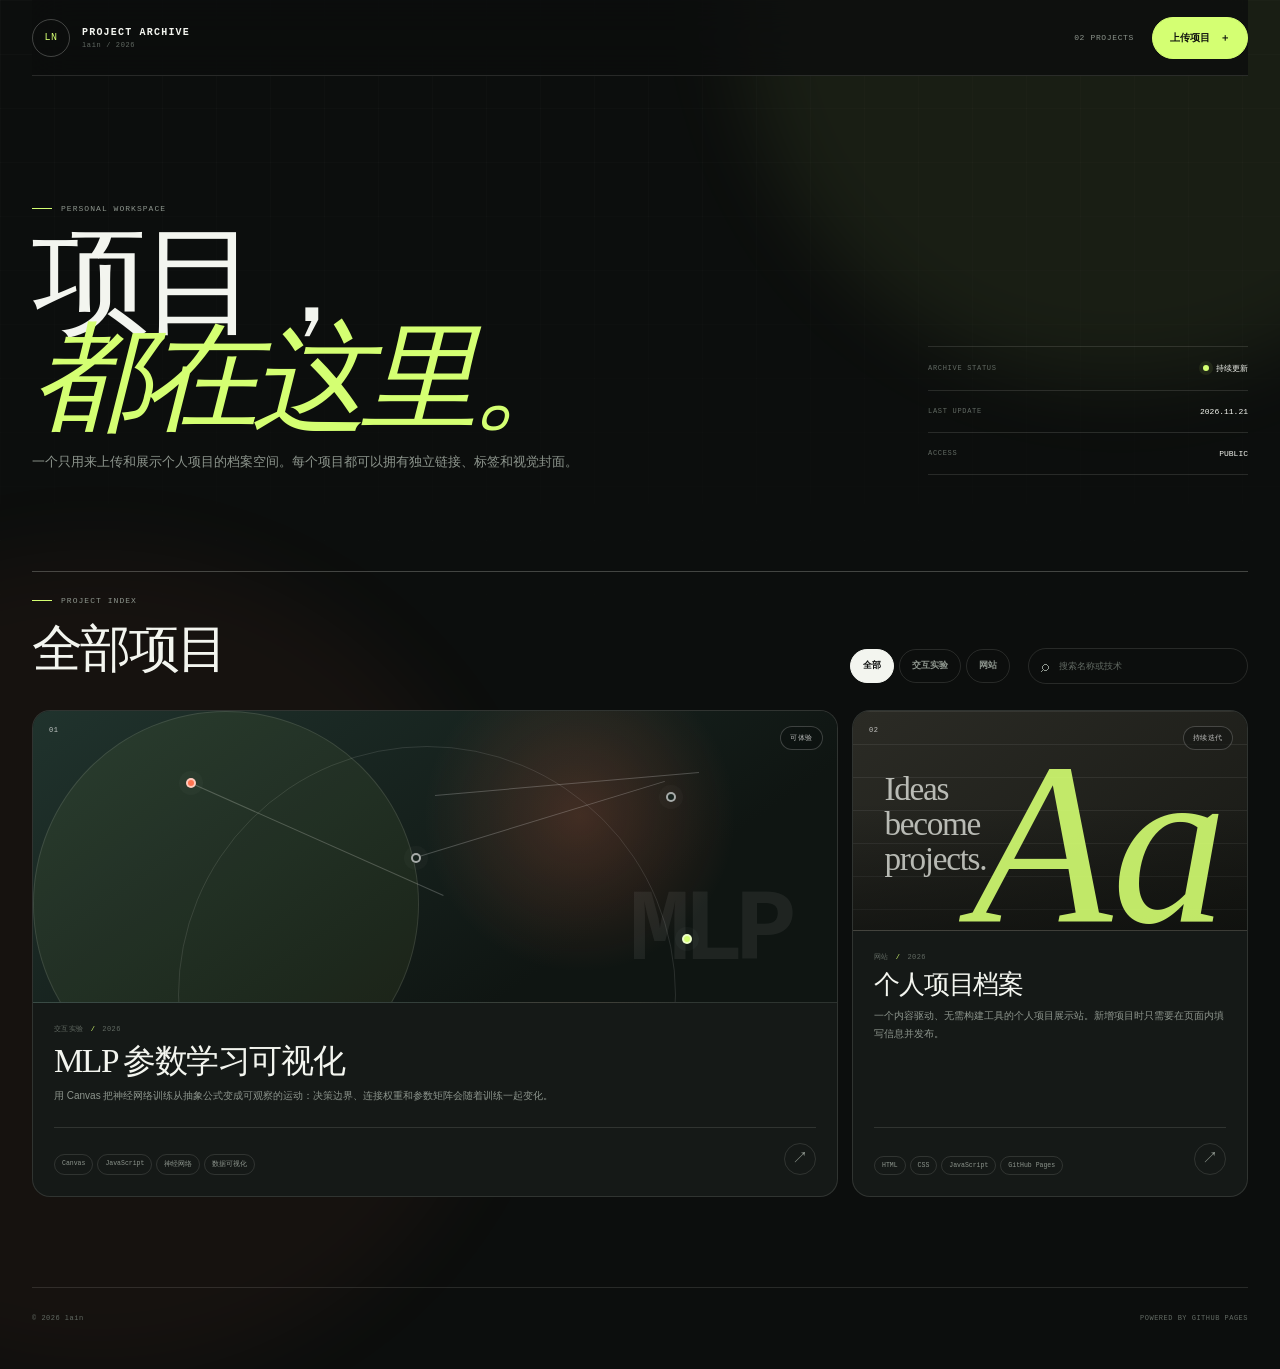
<file: public/index.html>
<!doctype html>
<html lang="zh-CN">
<head>
  <meta charset="utf-8">
  <meta name="viewport" content="width=device-width, initial-scale=1">
  <meta name="description" content="lain 的个人项目档案。">
  <meta name="theme-color" content="#0c0e0d">
  <title>lain · 项目档案</title>
  <link rel="icon" href="favicon.svg" type="image/svg+xml">
  <link rel="stylesheet" href="styles.css">
  <script src="github-config.js" defer></script>
  <script src="github-adapter.js" defer></script>
  <script src="app.js" defer></script>
</head>
<body>
  <a class="skip-link" href="#projects">跳到项目列表</a>
  <div class="ambient ambient-one" aria-hidden="true"></div>
  <div class="ambient ambient-two" aria-hidden="true"></div>

  <header class="topbar">
    <a class="brand" href="#" aria-label="项目档案首页">
      <span class="brand-mark">LN</span>
      <span class="brand-copy">
        <strong>PROJECT ARCHIVE</strong>
        <small>lain / 2026</small>
      </span>
    </a>

    <div class="topbar-actions">
      <span class="project-count" id="project-count">02 PROJECTS</span>
      <button class="primary-button" id="open-upload" type="button">
        <span>上传项目</span><span aria-hidden="true">＋</span>
      </button>
    </div>
  </header>

  <main class="page">
    <section class="archive-intro" aria-labelledby="page-title">
      <div class="intro-copy">
        <p class="eyebrow"><span></span>PERSONAL WORKSPACE</p>
        <h1 id="page-title">项目，<br><em>都在这里。</em></h1>
        <p class="intro-lead">一个只用来上传和展示个人项目的档案空间。每个项目都可以拥有独立链接、标签和视觉封面。</p>
      </div>

      <div class="archive-meta" aria-label="项目档案状态">
        <div>
          <span>ARCHIVE STATUS</span>
          <strong><i aria-hidden="true"></i>持续更新</strong>
        </div>
        <div>
          <span>LAST UPDATE</span>
          <strong id="last-update">2026.11.21</strong>
        </div>
        <div>
          <span>ACCESS</span>
          <strong>PUBLIC</strong>
        </div>
      </div>
    </section>

    <section class="projects-section" id="projects" aria-labelledby="projects-title">
      <div class="section-heading">
        <div>
          <p class="eyebrow"><span></span>PROJECT INDEX</p>
          <h2 id="projects-title">全部项目</h2>
        </div>
        <div class="section-tools">
          <div class="filters" id="filters" role="group" aria-label="按类别筛选项目"></div>
          <label class="search" for="search">
            <span aria-hidden="true">⌕</span>
            <input id="search" type="search" placeholder="搜索名称或技术" autocomplete="off">
          </label>
        </div>
      </div>

      <div class="project-grid" id="project-grid"></div>
      <div class="empty-state" id="empty-state" hidden>
        <span>NO PROJECTS FOUND</span>
        <p>没有匹配的项目。换一个关键词，或者上传一个新项目。</p>
        <button class="ghost-button" id="empty-upload" type="button">上传项目</button>
      </div>
    </section>
  </main>

  <footer class="footer">
    <span>© <span id="footer-year">2026</span> lain</span>
    <span>POWERED BY GITHUB PAGES</span>
  </footer>

  <dialog class="detail-dialog" id="detail-dialog" aria-labelledby="detail-title">
    <button class="dialog-close" id="detail-close" type="button" aria-label="关闭项目详情">×</button>
    <div id="detail-content"></div>
  </dialog>

  <dialog class="upload-dialog" id="upload-dialog" aria-labelledby="upload-title">
    <button class="dialog-close" id="upload-close" type="button" aria-label="关闭上传窗口">×</button>
    <div class="upload-shell">
      <header class="upload-header">
        <p class="eyebrow"><span></span>NEW PROJECT</p>
        <h2 id="upload-title">上传项目</h2>
        <p>连接 GitHub 后，填写项目信息并发布。新项目会写入 <code>public/content.json</code>。</p>
      </header>

      <section class="auth-panel" id="auth-panel" aria-labelledby="auth-title">
        <div class="auth-heading">
          <div>
            <span class="step-label">STEP 01</span>
            <h3 id="auth-title">连接 GitHub</h3>
          </div>
          <a href="https://github.com/settings/tokens" target="_blank" rel="noreferrer">创建 Token ↗</a>
        </div>
        <label for="token">GitHub Fine-grained Token</label>
        <div class="token-row">
          <input id="token" type="password" placeholder="需要此仓库 Contents 读写权限" autocomplete="off">
          <button class="primary-button" id="connect-button" type="button">连接</button>
        </div>
        <p class="field-note">Token 只保存在当前浏览器标签页的 sessionStorage 中，不会写入网站。</p>
        <p class="form-status" id="auth-status" role="status"></p>
      </section>

      <form class="project-form" id="project-form" hidden>
        <div class="form-heading">
          <div>
            <span class="step-label">STEP 02</span>
            <h3>填写项目信息</h3>
          </div>
          <button class="text-button" id="disconnect-button" type="button">断开连接</button>
        </div>

        <div class="form-grid">
          <label class="field field-wide">
            <span>项目名称 *</span>
            <input id="project-title" name="title" required maxlength="80" placeholder="例如：交互式数据面板">
          </label>

          <label class="field field-wide">
            <span>项目简介 *</span>
            <textarea id="project-summary" name="summary" required maxlength="260" rows="3" placeholder="用一两句话说明项目解决的问题。"></textarea>
          </label>

          <label class="field">
            <span>项目链接</span>
            <input id="project-url" name="url" type="url" placeholder="https://example.com">
          </label>

          <label class="field">
            <span>封面图片 URL</span>
            <input id="project-cover" name="cover" type="url" placeholder="https://example.com/cover.jpg">
          </label>

          <label class="field">
            <span>类别</span>
            <input id="project-category" name="category" maxlength="24" value="项目" placeholder="网站 / 实验 / 工具">
          </label>

          <label class="field">
            <span>年份</span>
            <input id="project-year" name="year" inputmode="numeric" maxlength="4" value="2026">
          </label>

          <label class="field">
            <span>状态</span>
            <select id="project-status" name="status">
              <option>已发布</option>
              <option>持续迭代</option>
              <option>可体验</option>
              <option>实验中</option>
            </select>
          </label>

          <label class="field">
            <span>封面样式</span>
            <select id="project-visual" name="visual">
              <option value="grid">网格</option>
              <option value="network">网络</option>
              <option value="editorial">编辑排版</option>
            </select>
          </label>

          <label class="field field-wide">
            <span>标签</span>
            <input id="project-tags" name="tags" placeholder="用逗号分隔，例如：JavaScript, Canvas, 数据可视化">
          </label>

          <label class="checkbox-field field-wide">
            <input id="project-featured" name="featured" type="checkbox">
            <span>设为精选项目，在项目列表中占据更大的版面</span>
          </label>
        </div>

        <div class="form-footer">
          <p class="form-status" id="upload-status" role="status"></p>
          <button class="publish-button" id="publish-button" type="submit">发布项目 <span aria-hidden="true">↗</span></button>
        </div>
      </form>
    </div>
  </dialog>

  <div class="toast" id="toast" role="status" aria-live="polite"></div>

  <noscript>
    <div class="noscript">这个网站需要启用 JavaScript 才能展示和上传项目。</div>
  </noscript>
</body>
</html>
</file>
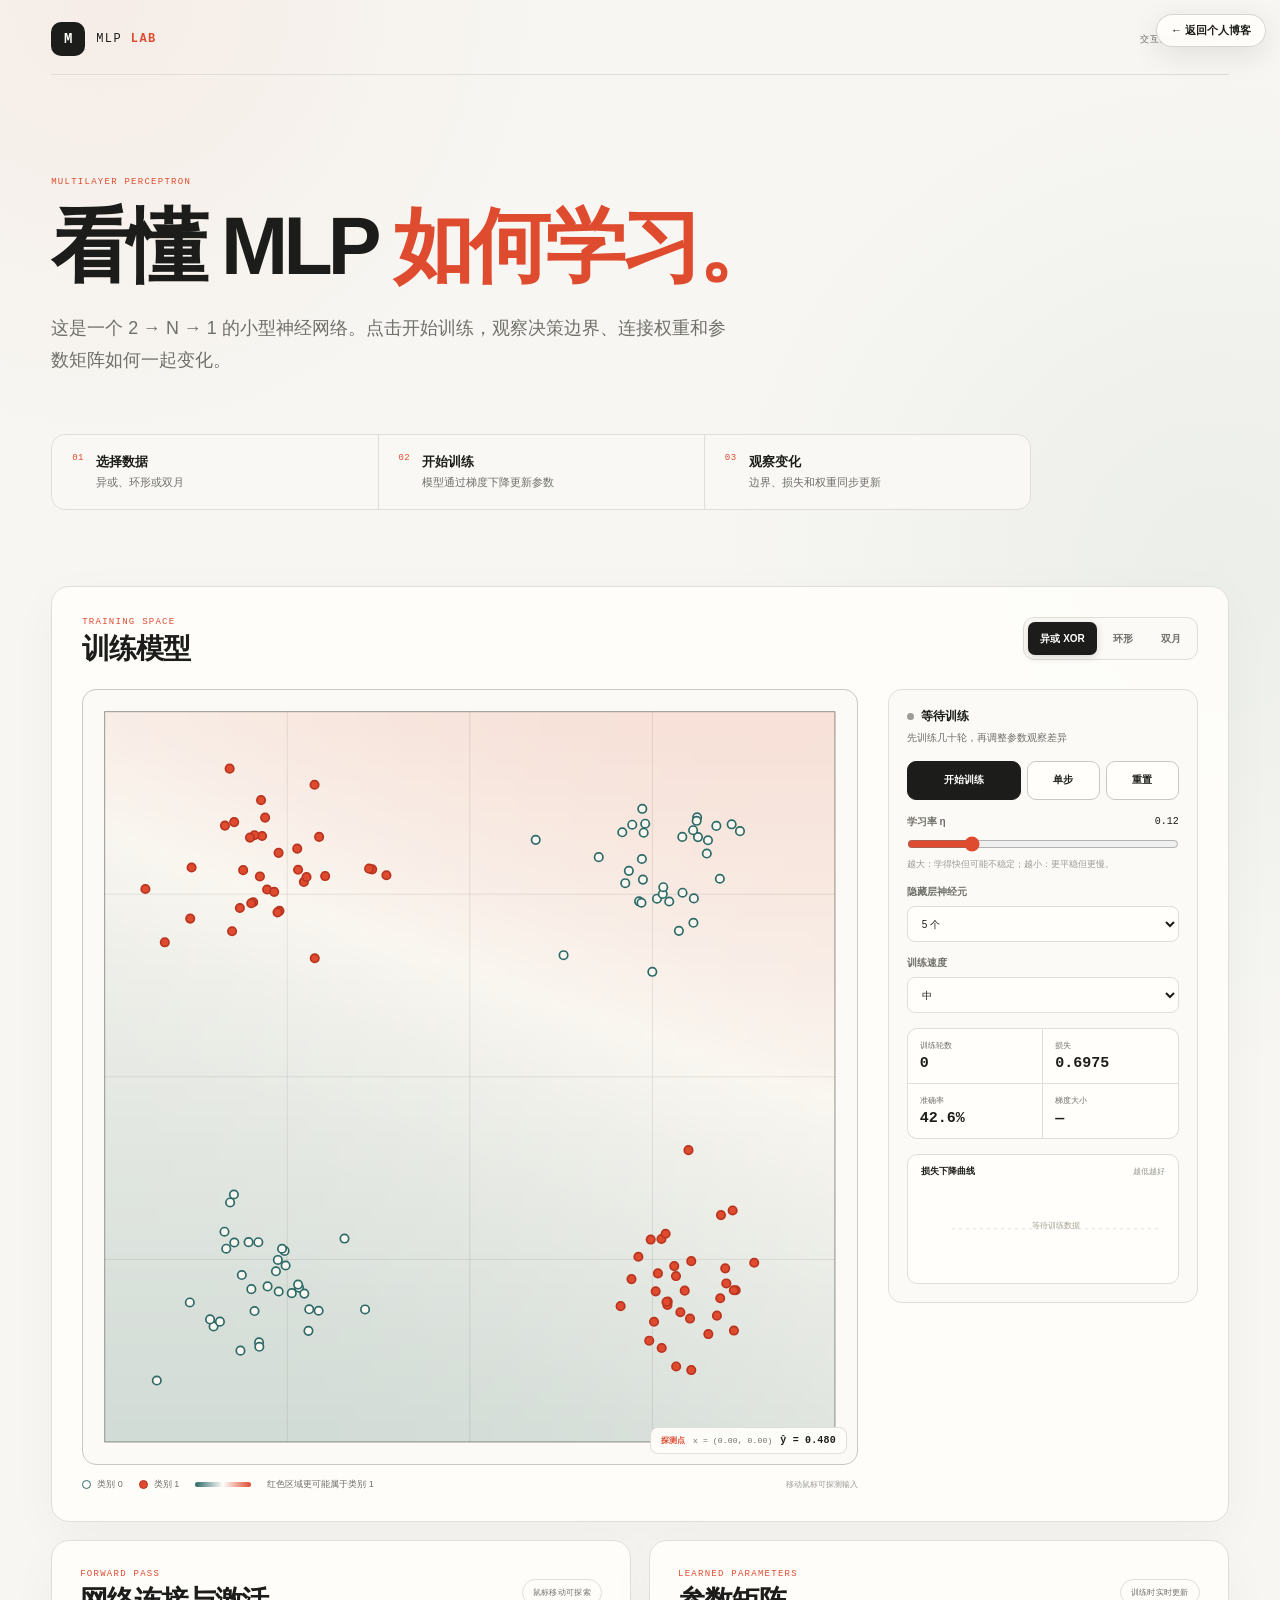
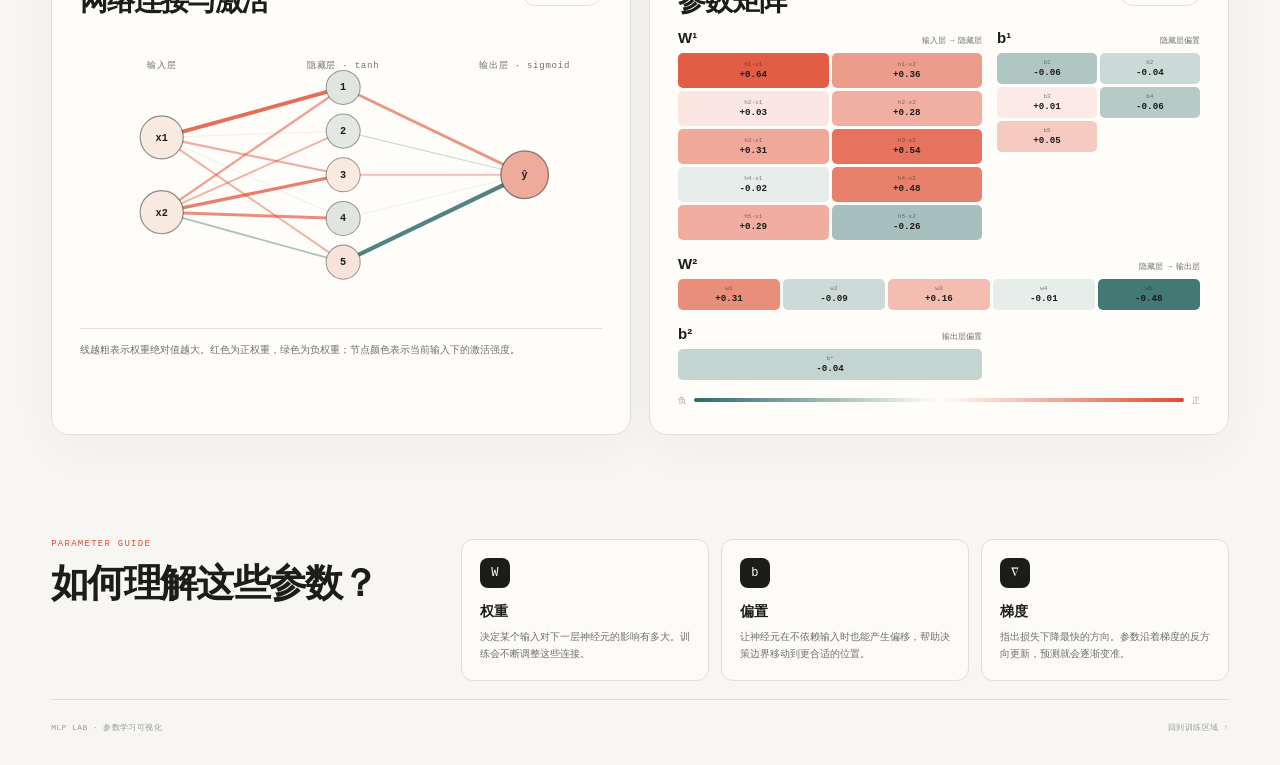
<file: public/mlp-lab.html>
<!doctype html>
<html lang="zh-CN">
<head>
  <meta charset="utf-8">
  <meta name="viewport" content="width=device-width, initial-scale=1">
  <meta name="description" content="一个简洁易懂的 MLP 学习参数交互可视化。">
  <meta name="theme-color" content="#f7f6f2">
  <title>MLP 参数学习可视化</title>
  <link rel="icon" href="favicon.svg" type="image/svg+xml">
  <style>
:root {
  --bg: #f7f6f2;
  --surface: #fffefb;
  --surface-soft: #fbfaf6;
  --ink: #1c1d1a;
  --muted: #6f7069;
  --muted-light: #9b9c94;
  --line: #dfded7;
  --line-strong: #cac8bf;
  --accent: #df4b2f;
  --accent-deep: #b9341e;
  --teal: #2d6a67;
  --sans: "Avenir Next", "Helvetica Neue", "PingFang SC", "Hiragino Sans GB", "Microsoft YaHei", sans-serif;
  --mono: "SFMono-Regular", "Cascadia Mono", "Roboto Mono", "Courier New", monospace;
  --radius: 18px;
  --page-pad: clamp(20px, 4vw, 56px);
}

*,
*::before,
*::after { box-sizing: border-box; }

html { scroll-behavior: smooth; }

body {
  min-height: 100vh;
  margin: 0;
  background:
    radial-gradient(circle at 8% 0%, rgba(223, 75, 47, 0.055), transparent 28rem),
    radial-gradient(circle at 95% 24%, rgba(45, 106, 103, 0.055), transparent 32rem),
    var(--bg);
  color: var(--ink);
  font-family: var(--sans);
  -webkit-font-smoothing: antialiased;
  text-rendering: optimizeLegibility;
}

button,
input,
select { font: inherit; }
button { color: inherit; }
a { color: inherit; text-decoration: none; }
svg { display: block; max-width: 100%; }
::selection { background: var(--accent); color: #fff; }

.skip-link {
  position: fixed;
  top: 8px;
  left: 8px;
  z-index: 100;
  padding: 10px 16px;
  border-radius: 8px;
  background: var(--ink);
  color: #fff;
  transform: translateY(-150%);
  transition: transform 160ms ease;
}

.skip-link:focus { transform: translateY(0); }

.page-shell {
  width: min(100%, 1360px);
  margin: 0 auto;
  padding: 22px var(--page-pad) 32px;
}

.site-header {
  display: flex;
  align-items: center;
  justify-content: space-between;
  gap: 20px;
  min-height: 44px;
  padding-bottom: 18px;
  border-bottom: 1px solid var(--line);
}

.brand { display: inline-flex; align-items: center; gap: 11px; }

.brand-mark {
  display: grid;
  place-items: center;
  width: 34px;
  height: 34px;
  border-radius: 10px;
  background: var(--ink);
  color: var(--surface);
  font-family: var(--mono);
  font-size: 14px;
  font-weight: 700;
}

.brand-name {
  font-family: var(--mono);
  font-size: 12px;
  letter-spacing: 0.12em;
}

.brand-name b { color: var(--accent); font-weight: 700; }

.header-note {
  color: var(--muted);
  font-family: var(--mono);
  font-size: 9px;
  letter-spacing: 0.1em;
}

.intro {
  max-width: 980px;
  padding: clamp(58px, 8vw, 104px) 0 clamp(42px, 6vw, 76px);
}

.eyebrow,
.section-label {
  margin: 0;
  color: var(--accent);
  font-family: var(--mono);
  font-size: 9px;
  letter-spacing: 0.14em;
}

.intro h1 {
  max-width: 860px;
  margin: 18px 0 0;
  font-size: clamp(46px, 6.3vw, 82px);
  font-weight: 650;
  letter-spacing: -0.06em;
  line-height: 1.02;
}

.intro h1 span { color: var(--accent); }

.lead {
  max-width: 690px;
  margin: 24px 0 0;
  color: var(--muted);
  font-size: clamp(15px, 1.4vw, 19px);
  line-height: 1.8;
}

.step-list {
  display: grid;
  grid-template-columns: repeat(3, minmax(0, 1fr));
  gap: 1px;
  margin-top: clamp(34px, 5vw, 58px);
  overflow: hidden;
  border: 1px solid var(--line);
  border-radius: 14px;
  background: var(--line);
}

.step {
  display: grid;
  grid-template-columns: auto 1fr;
  gap: 3px 12px;
  min-width: 0;
  padding: 18px 20px;
  background: rgba(255, 254, 251, 0.82);
}

.step > span {
  grid-row: 1 / 3;
  align-self: start;
  color: var(--accent);
  font-family: var(--mono);
  font-size: 9px;
  letter-spacing: 0.05em;
}

.step b { font-size: 13px; font-weight: 650; }
.step small { color: var(--muted); font-size: 11px; line-height: 1.55; }

.workspace { display: grid; gap: 18px; }

.panel {
  min-width: 0;
  border: 1px solid var(--line);
  border-radius: var(--radius);
  background: rgba(255, 254, 251, 0.9);
  box-shadow: 0 14px 50px rgba(28, 29, 26, 0.035);
}

.training-panel { padding: clamp(18px, 2.5vw, 30px); }

.panel-header {
  display: flex;
  align-items: flex-start;
  justify-content: space-between;
  gap: 22px;
  margin-bottom: 24px;
}

.compact-header { align-items: center; margin-bottom: 12px; }

.panel-title {
  margin: 7px 0 0;
  font-size: clamp(24px, 2.2vw, 34px);
  font-weight: 650;
  letter-spacing: -0.04em;
  line-height: 1.1;
}

.panel-tag {
  padding: 7px 10px;
  border: 1px solid var(--line);
  border-radius: 999px;
  color: var(--muted);
  font-family: var(--mono);
  font-size: 8px;
  letter-spacing: 0.04em;
  white-space: nowrap;
}

.dataset-switch {
  display: flex;
  gap: 4px;
  padding: 4px;
  border: 1px solid var(--line);
  border-radius: 11px;
  background: var(--surface-soft);
}

.dataset-switch button {
  min-height: 33px;
  padding: 0 12px;
  border: 0;
  border-radius: 7px;
  background: transparent;
  color: var(--muted);
  font-size: 10px;
  font-weight: 600;
  white-space: nowrap;
  cursor: pointer;
  transition: background 150ms ease, color 150ms ease, box-shadow 150ms ease;
}

.dataset-switch button:hover { color: var(--ink); }

.dataset-switch button[aria-pressed="true"] {
  background: var(--ink);
  color: #fff;
  box-shadow: 0 2px 8px rgba(28, 29, 26, 0.16);
}

.training-layout {
  display: grid;
  grid-template-columns: minmax(0, 1.48fr) minmax(310px, 0.52fr);
  gap: clamp(18px, 2.5vw, 30px);
  align-items: start;
}

.visual-column { min-width: 0; }

.canvas-wrap {
  position: relative;
  width: 100%;
  aspect-ratio: 1 / 1;
  overflow: hidden;
  border: 1px solid var(--line-strong);
  border-radius: 14px;
  background: var(--surface-soft);
}

#decision-canvas {
  display: block;
  width: 100%;
  height: 100%;
  touch-action: none;
  cursor: crosshair;
}

#decision-canvas:focus-visible { outline: 2px solid var(--accent); outline-offset: 3px; }

.canvas-probe {
  position: absolute;
  right: 10px;
  bottom: 10px;
  display: flex;
  align-items: center;
  gap: 8px;
  padding: 7px 10px;
  border: 1px solid rgba(28, 29, 26, 0.13);
  border-radius: 8px;
  background: rgba(255, 254, 251, 0.9);
  color: var(--muted);
  font-family: var(--mono);
  font-size: 8px;
  letter-spacing: 0.02em;
  pointer-events: none;
  backdrop-filter: blur(8px);
}

.canvas-probe strong { color: var(--ink); font-size: 10px; font-weight: 600; }
.probe-label { color: var(--accent); font-weight: 600; }

.legend-row {
  display: flex;
  flex-wrap: wrap;
  align-items: center;
  gap: 10px 16px;
  margin-top: 13px;
  color: var(--muted);
  font-size: 9px;
}

.legend-item { display: inline-flex; align-items: center; gap: 6px; white-space: nowrap; }

.legend-dot { width: 9px; height: 9px; border-radius: 50%; }
.legend-dot.is-zero { border: 1.5px solid var(--teal); background: var(--surface); }
.legend-dot.is-one { border: 1.5px solid var(--accent-deep); background: var(--accent); }
.legend-gradient { width: 56px; height: 5px; border-radius: 99px; background: linear-gradient(90deg, var(--teal), var(--surface) 50%, var(--accent)); }
.canvas-help { margin-left: auto; color: var(--muted-light); font-family: var(--mono); font-size: 8px; }

.control-column {
  display: grid;
  gap: 15px;
  min-width: 0;
  padding: 18px;
  border: 1px solid var(--line);
  border-radius: 14px;
  background: var(--surface-soft);
}

.run-row { display: grid; gap: 5px; }

.run-status {
  display: inline-flex;
  align-items: center;
  gap: 7px;
  width: fit-content;
  color: var(--ink);
  font-size: 12px;
  font-weight: 650;
}

.run-status::before {
  content: "";
  width: 7px;
  height: 7px;
  border-radius: 50%;
  background: var(--muted-light);
}

.run-status.is-running::before {
  background: var(--accent);
  animation: statusPulse 1.4s infinite;
}

.run-status.is-done::before { background: var(--teal); }

@keyframes statusPulse {
  0% { box-shadow: 0 0 0 0 rgba(223, 75, 47, 0.4); }
  70% { box-shadow: 0 0 0 7px rgba(223, 75, 47, 0); }
  100% { box-shadow: 0 0 0 0 rgba(223, 75, 47, 0); }
}

.run-help { color: var(--muted); font-size: 10px; line-height: 1.55; }

.training-actions {
  display: grid;
  grid-template-columns: 1.25fr 0.8fr 0.8fr;
  gap: 6px;
}

.button {
  min-height: 39px;
  padding: 0 10px;
  border: 1px solid var(--line-strong);
  border-radius: 9px;
  background: var(--surface);
  color: var(--ink);
  font-size: 10px;
  font-weight: 600;
  cursor: pointer;
  transition: border-color 150ms ease, background 150ms ease, color 150ms ease;
}

.button:hover { border-color: var(--accent); color: var(--accent); }
.button.is-primary { border-color: var(--ink); background: var(--ink); color: #fff; }
.button.is-primary:hover { border-color: var(--accent); background: var(--accent); }
.button:disabled { opacity: 0.42; cursor: not-allowed; }

.control-stack { display: grid; gap: 14px; }

.control {
  display: grid;
  grid-template-columns: 1fr auto;
  gap: 7px 10px;
  align-items: center;
}

.control-label { color: var(--muted); font-size: 10px; font-weight: 600; }
.control-value { color: var(--ink); font-family: var(--mono); font-size: 10px; }

.control input[type="range"] {
  grid-column: 1 / -1;
  width: 100%;
  height: 16px;
  margin: 0;
  accent-color: var(--accent);
  cursor: pointer;
}

.control-note {
  grid-column: 1 / -1;
  margin: -1px 0 0;
  color: var(--muted-light);
  font-size: 9px;
  line-height: 1.5;
}

.compact-control select {
  grid-column: 1 / -1;
  width: 100%;
  height: 36px;
  padding: 0 10px;
  border: 1px solid var(--line);
  border-radius: 8px;
  outline: 0;
  background: var(--surface);
  color: var(--ink);
  font-size: 10px;
  cursor: pointer;
}

.compact-control select:focus { border-color: var(--accent); }

.metric-grid {
  display: grid;
  grid-template-columns: repeat(2, minmax(0, 1fr));
  gap: 1px;
  overflow: hidden;
  border: 1px solid var(--line);
  border-radius: 10px;
  background: var(--line);
}

.metric { min-width: 0; padding: 11px 12px; background: var(--surface); }
.metric span { display: block; margin-bottom: 4px; color: var(--muted); font-size: 8px; }
.metric strong { display: block; overflow: hidden; font-family: var(--mono); font-size: 15px; font-weight: 600; font-variant-numeric: tabular-nums; text-overflow: ellipsis; white-space: nowrap; }

.loss-box {
  min-height: 118px;
  padding: 10px 10px 7px;
  border: 1px solid var(--line);
  border-radius: 10px;
  background: var(--surface);
}

.loss-heading { display: flex; align-items: center; justify-content: space-between; gap: 10px; margin: 0 3px 2px; }
.loss-heading span { color: var(--ink); font-size: 9px; font-weight: 600; }
.loss-heading small { color: var(--muted-light); font-size: 8px; }
#loss-canvas { display: block; width: 100%; height: 96px; }

.insight-grid { display: grid; grid-template-columns: minmax(0, 1fr) minmax(0, 1fr); gap: 18px; }
.network-card, .parameters-card { padding: clamp(18px, 2.2vw, 28px); }

.network-stage { min-height: 280px; padding: 4px 0; }
#network-svg { width: 100%; height: auto; overflow: visible; }

.network-layer-label {
  fill: var(--muted);
  font-family: var(--mono);
  font-size: 8px;
  letter-spacing: 0.08em;
}

.network-node-label {
  fill: var(--ink);
  font-family: var(--mono);
  font-size: 9px;
  font-weight: 600;
}

.network-node-label.is-small { font-size: 7px; }

.panel-note {
  margin: 8px 0 0;
  padding-top: 13px;
  border-top: 1px solid var(--line);
  color: var(--muted);
  font-size: 10px;
  line-height: 1.65;
}

.param-layout {
  display: grid;
  grid-template-columns: minmax(0, 1.2fr) minmax(0, 0.8fr);
  gap: 15px;
  align-items: start;
}

.param-block { min-width: 0; }
.param-block.is-wide { grid-column: 1 / -1; }

.param-heading { display: flex; align-items: baseline; justify-content: space-between; gap: 10px; margin-bottom: 7px; }
.param-heading strong { font-size: 15px; font-weight: 700; }
.param-heading span { color: var(--muted); font-size: 8px; }

.matrix { display: grid; gap: 3px; min-width: 0; }
.matrix-w1, .matrix-b1 { grid-template-columns: repeat(2, minmax(0, 1fr)); }
.matrix-w2 { grid-template-columns: repeat(var(--hidden-count, 5), minmax(0, 1fr)); }
.matrix-b2 { grid-template-columns: minmax(0, 1fr); }

.param-cell {
  display: grid;
  place-content: center;
  min-width: 0;
  min-height: 35px;
  padding: 3px;
  border-radius: 5px;
  color: var(--ink);
  text-align: center;
  transition: background 130ms linear;
}

.param-cell span { overflow: hidden; margin-bottom: 1px; opacity: 0.55; font-family: var(--mono); font-size: 6px; text-overflow: ellipsis; white-space: nowrap; }
.param-cell b { overflow: hidden; font-family: var(--mono); font-size: clamp(8px, 0.72vw, 10px); font-variant-numeric: tabular-nums; font-weight: 600; text-overflow: ellipsis; white-space: nowrap; }
.param-cell.is-bias { min-height: 31px; }
.param-scale { display: flex; align-items: center; gap: 8px; grid-column: 1 / -1; color: var(--muted-light); font-size: 8px; }
.param-scale i { flex: 1; height: 4px; border-radius: 99px; background: linear-gradient(90deg, var(--teal), var(--surface) 50%, var(--accent)); }

.explain {
  display: grid;
  grid-template-columns: minmax(220px, 0.45fr) minmax(0, 1fr);
  gap: clamp(24px, 5vw, 70px);
  padding: clamp(52px, 7vw, 86px) 0 18px;
}

.explain-heading h2 { margin: 12px 0 0; font-size: clamp(28px, 3vw, 42px); font-weight: 650; letter-spacing: -0.045em; line-height: 1.12; }
.explain-grid { display: grid; grid-template-columns: repeat(3, minmax(0, 1fr)); gap: 12px; }

.explain-grid article {
  min-width: 0;
  padding: 18px;
  border: 1px solid var(--line);
  border-radius: 12px;
  background: rgba(255, 254, 251, 0.72);
}

.explain-grid article > span { display: grid; place-items: center; width: 30px; height: 30px; border-radius: 8px; background: var(--ink); color: #fff; font-family: var(--mono); font-size: 12px; }
.explain-grid h3 { margin: 15px 0 7px; font-size: 14px; font-weight: 650; }
.explain-grid p { margin: 0; color: var(--muted); font-size: 10px; line-height: 1.7; }

.site-footer {
  display: flex;
  align-items: center;
  justify-content: space-between;
  gap: 20px;
  padding-top: 22px;
  border-top: 1px solid var(--line);
  color: var(--muted-light);
  font-family: var(--mono);
  font-size: 8px;
  letter-spacing: 0.05em;
}

.site-footer a:hover { color: var(--accent); }

.noscript {
  position: fixed;
  right: 20px;
  bottom: 20px;
  left: 20px;
  z-index: 200;
  padding: 16px;
  border-radius: 10px;
  background: var(--accent-deep);
  color: #fff;
  text-align: center;
}

@media (max-width: 1080px) {
  .training-layout { grid-template-columns: minmax(0, 1.2fr) minmax(285px, 0.8fr); }
  .control-column { padding: 15px; }
  .param-layout { grid-template-columns: 1fr; }
  .param-block.is-wide, .param-scale { grid-column: auto; }
}

@media (max-width: 900px) {
  .training-layout { grid-template-columns: 1fr; }
  .control-column { grid-template-columns: minmax(0, 1fr) minmax(0, 1fr); align-items: start; }
  .run-row, .training-actions, .control-stack { grid-column: 1 / -1; }
  .metric-grid { grid-column: 1; }
  .loss-box { grid-column: 2; min-height: 144px; }
  #loss-canvas { height: 120px; }
  .insight-grid { grid-template-columns: 1fr; }
  .param-layout { grid-template-columns: minmax(0, 1.2fr) minmax(0, 0.8fr); }
  .param-block.is-wide, .param-scale { grid-column: 1 / -1; }
  .explain { grid-template-columns: 1fr; }
}

@media (max-width: 680px) {
  .site-header { align-items: flex-start; }
  .header-note { padding-top: 7px; text-align: right; }
  .intro { padding-top: 50px; }
  .intro h1 { font-size: clamp(40px, 11.5vw, 56px); }
  .intro h1 span { display: block; }
  .step-list { grid-template-columns: 1fr; }
  .panel-header { display: grid; gap: 16px; }
  .compact-header { grid-template-columns: 1fr auto; align-items: center; }
  .dataset-switch { width: 100%; }
  .dataset-switch button { flex: 1; padding: 0 7px; }
  .control-column { grid-template-columns: 1fr; padding: 14px; }
  .metric-grid, .loss-box { grid-column: auto; }
  .legend-row { gap: 8px 12px; }
  .canvas-help { width: 100%; margin-left: 0; }
  .explain-grid { grid-template-columns: 1fr; }
  .param-layout { grid-template-columns: 1fr; }
  .param-block.is-wide, .param-scale { grid-column: auto; }
  .site-footer { align-items: flex-start; flex-direction: column; }
}

@media (prefers-reduced-motion: reduce) {
  *,
  *::before,
  *::after {
    scroll-behavior: auto !important;
    animation-duration: 0.01ms !important;
    animation-iteration-count: 1 !important;
    transition-duration: 0.01ms !important;
  }
}
</style>
  
  <style>
    .lab-back{position:fixed;top:14px;right:14px;z-index:999;padding:10px 14px;border:1px solid rgba(28,29,26,.18);border-radius:999px;background:rgba(255,254,251,.9);color:#1c1d1a;font:600 11px/1 Avenir Next,"PingFang SC","Microsoft YaHei",sans-serif;text-decoration:none;box-shadow:0 8px 30px rgba(28,29,26,.1);backdrop-filter:blur(10px)}
    .lab-back:hover{border-color:#df4b2f;color:#df4b2f}
  </style>
</head>
<body>
  <a class="lab-back" href="./">← 返回个人博客</a>
  <a class="skip-link" href="#workspace">跳到训练区域</a>

  <div class="page-shell">
    <header class="site-header">
      <a class="brand" href="#" aria-label="MLP Lab 首页">
        <span class="brand-mark">M</span>
        <span class="brand-name">MLP <b>LAB</b></span>
      </a>
      <span class="header-note">交互式神经网络演示</span>
    </header>

    <main>
      <section class="intro" aria-labelledby="page-title">
        <p class="eyebrow">MULTILAYER PERCEPTRON</p>
        <h1 id="page-title">看懂 MLP <span>如何学习。</span></h1>
        <p class="lead">这是一个 2 → N → 1 的小型神经网络。点击开始训练，观察决策边界、连接权重和参数矩阵如何一起变化。</p>

        <div class="step-list" aria-label="使用步骤">
          <div class="step"><span>01</span><b>选择数据</b><small>异或、环形或双月</small></div>
          <div class="step"><span>02</span><b>开始训练</b><small>模型通过梯度下降更新参数</small></div>
          <div class="step"><span>03</span><b>观察变化</b><small>边界、损失和权重同步更新</small></div>
        </div>
      </section>

      <section class="workspace" id="workspace" aria-labelledby="training-title">
        <article class="panel training-panel">
          <header class="panel-header">
            <div>
              <p class="section-label">TRAINING SPACE</p>
              <h2 class="panel-title" id="training-title">训练模型</h2>
            </div>
            <div class="dataset-switch" role="group" aria-label="选择训练数据集">
              <button type="button" data-dataset="xor" aria-pressed="true">异或 XOR</button>
              <button type="button" data-dataset="ring" aria-pressed="false">环形</button>
              <button type="button" data-dataset="moons" aria-pressed="false">双月</button>
            </div>
          </header>

          <div class="training-layout">
            <div class="visual-column">
              <div class="canvas-wrap">
                <canvas id="decision-canvas" tabindex="0" role="img" aria-label="MLP 在二维输入空间中的分类概率和决策边界">当前浏览器不支持 Canvas。</canvas>
                <div class="canvas-probe" aria-hidden="true">
                  <span class="probe-label">探测点</span>
                  <span id="probe-input">(0.00, 0.00)</span>
                  <strong id="probe-output">ŷ = 0.500</strong>
                </div>
              </div>

              <div class="legend-row" aria-label="图例">
                <span class="legend-item"><i class="legend-dot is-zero"></i>类别 0</span>
                <span class="legend-item"><i class="legend-dot is-one"></i>类别 1</span>
                <span class="legend-gradient" aria-hidden="true"></span>
                <span>红色区域更可能属于类别 1</span>
                <span class="canvas-help">移动鼠标可探测输入</span>
              </div>
            </div>

            <aside class="control-column" aria-label="训练控制">
              <div class="run-row">
                <span class="run-status" id="run-status" role="status">等待训练</span>
                <span class="run-help">先训练几十轮，再调整参数观察差异</span>
              </div>

              <div class="training-actions">
                <button class="button is-primary" id="train-button" type="button">开始训练</button>
                <button class="button" id="step-button" type="button">单步</button>
                <button class="button" id="reset-button" type="button">重置</button>
              </div>

              <div class="control-stack">
                <div class="control">
                  <label class="control-label" for="lr-range">学习率 η</label>
                  <output class="control-value" id="lr-value" for="lr-range">0.12</output>
                  <input id="lr-range" type="range" min="0.01" max="0.5" step="0.01" value="0.12">
                  <p class="control-note">越大：学得快但可能不稳定；越小：更平稳但更慢。</p>
                </div>
                <div class="control compact-control">
                  <label class="control-label" for="hidden-select">隐藏层神经元</label>
                  <select id="hidden-select">
                    <option value="3">3 个</option>
                    <option value="4">4 个</option>
                    <option value="5" selected>5 个</option>
                    <option value="6">6 个</option>
                    <option value="8">8 个</option>
                  </select>
                </div>
                <div class="control compact-control">
                  <label class="control-label" for="speed-select">训练速度</label>
                  <select id="speed-select">
                    <option value="1">慢</option>
                    <option value="2" selected>中</option>
                    <option value="4">快</option>
                    <option value="8">很快</option>
                    <option value="16">极快</option>
                  </select>
                </div>
              </div>

              <div class="metric-grid">
                <div class="metric"><span>训练轮数</span><strong id="epoch-value">0</strong></div>
                <div class="metric"><span>损失</span><strong id="loss-value">0.6931</strong></div>
                <div class="metric"><span>准确率</span><strong id="accuracy-value">—</strong></div>
                <div class="metric"><span>梯度大小</span><strong id="gradient-value">—</strong></div>
              </div>

              <div class="loss-box">
                <div class="loss-heading"><span>损失下降曲线</span><small>越低越好</small></div>
                <canvas id="loss-canvas" role="img" aria-label="训练损失随 epoch 变化的曲线">损失曲线。</canvas>
              </div>
            </aside>
          </div>
        </article>

        <div class="insight-grid">
          <article class="panel network-card">
            <header class="panel-header compact-header">
              <div>
                <p class="section-label">FORWARD PASS</p>
                <h2 class="panel-title">网络连接与激活</h2>
              </div>
              <span class="panel-tag">鼠标移动可探索</span>
            </header>
            <div class="network-stage">
              <svg id="network-svg" viewBox="0 0 460 250" role="img" aria-labelledby="network-title network-desc">
                <title id="network-title">2 层 MLP 网络连接图</title>
                <desc id="network-desc">线条表示权重，颜色表示正负；节点亮度表示当前探测输入的激活值。</desc>
              </svg>
            </div>
            <p class="panel-note">线越粗表示权重绝对值越大。红色为正权重，绿色为负权重；节点颜色表示当前输入下的激活强度。</p>
          </article>

          <article class="panel parameters-card">
            <header class="panel-header compact-header">
              <div>
                <p class="section-label">LEARNED PARAMETERS</p>
                <h2 class="panel-title">参数矩阵</h2>
              </div>
              <span class="panel-tag">训练时实时更新</span>
            </header>
            <div class="param-layout">
              <section class="param-block">
                <div class="param-heading"><strong>W¹</strong><span>输入层 → 隐藏层</span></div>
                <div class="matrix matrix-w1" id="w1-matrix" aria-label="第一层权重矩阵"></div>
              </section>
              <section class="param-block">
                <div class="param-heading"><strong>b¹</strong><span>隐藏层偏置</span></div>
                <div class="matrix matrix-b1" id="b1-matrix" aria-label="第一层偏置"></div>
              </section>
              <section class="param-block is-wide">
                <div class="param-heading"><strong>W²</strong><span>隐藏层 → 输出层</span></div>
                <div class="matrix matrix-w2" id="w2-matrix" aria-label="第二层权重"></div>
              </section>
              <section class="param-block">
                <div class="param-heading"><strong>b²</strong><span>输出层偏置</span></div>
                <div class="matrix matrix-b2" id="b2-matrix" aria-label="第二层偏置"></div>
              </section>
              <div class="param-scale" aria-hidden="true"><span>负</span><i></i><span>正</span></div>
            </div>
          </article>
        </div>

        <section class="explain" aria-labelledby="explain-title">
          <div class="explain-heading">
            <p class="eyebrow">PARAMETER GUIDE</p>
            <h2 id="explain-title">如何理解这些参数？</h2>
          </div>
          <div class="explain-grid">
            <article><span>W</span><h3>权重</h3><p>决定某个输入对下一层神经元的影响有多大。训练会不断调整这些连接。</p></article>
            <article><span>b</span><h3>偏置</h3><p>让神经元在不依赖输入时也能产生偏移，帮助决策边界移动到更合适的位置。</p></article>
            <article><span>∇</span><h3>梯度</h3><p>指出损失下降最快的方向。参数沿着梯度的反方向更新，预测就会逐渐变准。</p></article>
          </div>
        </section>
      </section>
    </main>

    <footer class="site-footer">
      <span>MLP LAB · 参数学习可视化</span>
      <a href="#workspace">回到训练区域 ↑</a>
    </footer>
  </div>

  <noscript>
    <div class="noscript">这个页面需要启用 JavaScript 才能运行神经网络演示。</div>
  </noscript>
  <script>
'use strict';

(() => {
  const $ = (selector, root = document) => root.querySelector(selector);
  const $$ = (selector, root = document) => Array.from(root.querySelectorAll(selector));
  const decisionCanvas = $('#decision-canvas');
  if (!decisionCanvas) return;

  const els = {
    decisionCanvas,
    lossCanvas: $('#loss-canvas'),
    networkSvg: $('#network-svg'),
    w1Matrix: $('#w1-matrix'),
    b1Matrix: $('#b1-matrix'),
    w2Matrix: $('#w2-matrix'),
    b2Matrix: $('#b2-matrix'),
    epoch: $('#epoch-value'),
    loss: $('#loss-value'),
    accuracy: $('#accuracy-value'),
    gradient: $('#gradient-value'),
    probeInput: $('#probe-input'),
    probeOutput: $('#probe-output'),
    lrRange: $('#lr-range'),
    lrValue: $('#lr-value'),
    hiddenSelect: $('#hidden-select'),
    speedSelect: $('#speed-select'),
    trainButton: $('#train-button'),
    stepButton: $('#step-button'),
    resetButton: $('#reset-button'),
    runStatus: $('#run-status'),
    datasetButtons: $$('[data-dataset]')
  };

  const COLORS = {
    paper: [243, 239, 230],
    paperLight: [250, 247, 241],
    ink: [23, 24, 21],
    muted: [112, 107, 97],
    accent: [223, 75, 47],
    teal: [45, 106, 103]
  };
  const WEIGHT_DECAY = 0.00008;
  const SVG_NS = 'http://www.w3.org/2000/svg';

  const state = {
    dataset: 'xor',
    hidden: 5,
    learningRate: 0.12,
    speed: 2,
    dataSeed: 31,
    initSeed: 7717,
    points: [],
    w1: [],
    b1: [],
    w2: [],
    b2: 0,
    epochs: 0,
    loss: null,
    accuracy: null,
    gradientNorm: null,
    lossHistory: [],
    training: false,
    converged: false,
    manualResume: false,
    frameHandle: 0,
    lastFrame: 0,
    probe: { x: 0, y: 0, inside: false }
  };

  let paramCells = { w1: [], b1: [], w2: [], b2: null };

  function clamp(value, min, max) {
    return Math.min(max, Math.max(min, value));
  }

  function lerp(a, b, t) {
    return a + (b - a) * t;
  }

  function mixColor(from, to, t) {
    const amount = clamp(t, 0, 1);
    return `rgb(${Math.round(lerp(from[0], to[0], amount))}, ${Math.round(lerp(from[1], to[1], amount))}, ${Math.round(lerp(from[2], to[2], amount))})`;
  }

  function probabilityColor(probability) {
    const distance = Math.abs(probability - 0.5) * 2;
    const target = probability >= 0.5 ? COLORS.accent : COLORS.teal;
    return mixColor(COLORS.paperLight, target, Math.pow(distance, 0.86) * 0.82);
  }

  function activationColor(value, scale = 1) {
    const strength = clamp(Math.abs(value) / scale, 0, 1);
    const target = value >= 0 ? COLORS.accent : COLORS.teal;
    return mixColor(COLORS.paperLight, target, 0.08 + strength * 0.76);
  }

  function weightColor(value) {
    return value >= 0
      ? `rgba(223, 75, 47, ${0.08 + clamp(value, 0, 1) * 0.82})`
      : `rgba(45, 106, 103, ${0.08 + clamp(-value, 0, 1) * 0.82})`;
  }

  function makeRng(seed) {
    let value = seed >>> 0;
    return () => {
      value += 0x6D2B79F5;
      let t = value;
      t = Math.imul(t ^ (t >>> 15), t | 1);
      t ^= t + Math.imul(t ^ (t >>> 7), t | 61);
      return ((t ^ (t >>> 14)) >>> 0) / 4294967296;
    };
  }

  function gaussian(random) {
    const u = Math.max(random(), 1e-9);
    const v = Math.max(random(), 1e-9);
    return Math.sqrt(-2 * Math.log(u)) * Math.cos(2 * Math.PI * v);
  }

  function sigmoid(value) {
    if (value >= 0) {
      const exp = Math.exp(-value);
      return 1 / (1 + exp);
    }
    const exp = Math.exp(value);
    return exp / (1 + exp);
  }

  function createDataset(type, seed) {
    const random = makeRng(seed);
    const points = [];
    const push = (x, y, label) => {
      const clippedX = clamp(x, -0.96, 0.96);
      const clippedY = clamp(y, -0.96, 0.96);
      points.push({ x: clippedX, y: clippedY, label });
    };

    if (type === 'ring') {
      const countPerClass = 82;
      for (let index = 0; index < countPerClass; index += 1) {
        const innerAngle = random() * Math.PI * 2;
        const innerRadius = 0.08 + Math.sqrt(random()) * 0.25;
        push(
          Math.cos(innerAngle) * innerRadius + gaussian(random) * 0.035,
          Math.sin(innerAngle) * innerRadius + gaussian(random) * 0.035,
          0
        );

        const outerAngle = random() * Math.PI * 2;
        const outerRadius = 0.62 + random() * 0.27;
        push(
          Math.cos(outerAngle) * outerRadius + gaussian(random) * 0.045,
          Math.sin(outerAngle) * outerRadius + gaussian(random) * 0.045,
          1
        );
      }
      return points;
    }

    if (type === 'moons') {
      const countPerClass = 84;
      for (let index = 0; index < countPerClass; index += 1) {
        const angle = random() * Math.PI;
        const upperX = Math.cos(angle) * 0.68 - 0.04;
        const upperY = Math.sin(angle) * 0.42 - 0.22;
        push(upperX + gaussian(random) * 0.045, upperY + gaussian(random) * 0.045, 0);

        const lowerX = -Math.cos(angle) * 0.68 + 0.04;
        const lowerY = -Math.sin(angle) * 0.42 + 0.22;
        push(lowerX + gaussian(random) * 0.045, lowerY + gaussian(random) * 0.045, 1);
      }
      return points;
    }

    const centers = [
      { x: -0.56, y: -0.56, label: 0 },
      { x: -0.56, y: 0.56, label: 1 },
      { x: 0.56, y: -0.56, label: 1 },
      { x: 0.56, y: 0.56, label: 0 }
    ];
    const countPerCorner = 34;
    centers.forEach((center) => {
      for (let index = 0; index < countPerCorner; index += 1) {
        push(
          center.x + gaussian(random) * 0.115,
          center.y + gaussian(random) * 0.115,
          center.label
        );
      }
    });
    return points;
  }

  function initializeWeights() {
    const random = makeRng(state.initSeed);
    const hidden = state.hidden;
    const limit1 = 1.15 / Math.sqrt(2);
    const limit2 = 1.15 / Math.sqrt(hidden);

    state.w1 = Array.from({ length: hidden }, () => [
      (random() * 2 - 1) * limit1,
      (random() * 2 - 1) * limit1
    ]);
    state.b1 = Array.from({ length: hidden }, () => (random() * 2 - 1) * 0.08);
    state.w2 = Array.from({ length: hidden }, () => (random() * 2 - 1) * limit2);
    state.b2 = (random() * 2 - 1) * 0.08;
  }

  function forward(x, y) {
    const hiddenValues = new Array(state.hidden);
    let weightedOutput = state.b2;
    for (let index = 0; index < state.hidden; index += 1) {
      const preActivation = state.b1[index] + state.w1[index][0] * x + state.w1[index][1] * y;
      const activation = Math.tanh(preActivation);
      hiddenValues[index] = activation;
      weightedOutput += state.w2[index] * activation;
    }
    return { hidden: hiddenValues, output: sigmoid(weightedOutput) };
  }

  function measureModel() {
    let loss = 0;
    let correct = 0;
    const count = state.points.length;
    state.points.forEach((point) => {
      const probability = clamp(forward(point.x, point.y).output, 1e-7, 1 - 1e-7);
      loss += -(point.label * Math.log(probability) + (1 - point.label) * Math.log(1 - probability));
      if ((probability >= 0.5 ? 1 : 0) === point.label) correct += 1;
    });
    loss /= Math.max(1, count);
    loss += 0.5 * WEIGHT_DECAY * (
      state.w1.flat().reduce((sum, weight) => sum + weight * weight, 0) +
      state.w2.reduce((sum, weight) => sum + weight * weight, 0)
    );
    state.loss = loss;
    state.accuracy = correct / Math.max(1, count);
  }

  function trainEpoch() {
    const count = state.points.length;
    const hidden = state.hidden;
    const gradW1 = Array.from({ length: hidden }, () => [0, 0]);
    const gradB1 = new Array(hidden).fill(0);
    const gradW2 = new Array(hidden).fill(0);
    let gradB2 = 0;
    let loss = 0;
    let correct = 0;
    const hiddenValues = new Array(hidden);

    state.points.forEach((point) => {
      let outputPreActivation = state.b2;
      for (let index = 0; index < hidden; index += 1) {
        const preActivation = state.b1[index] + state.w1[index][0] * point.x + state.w1[index][1] * point.y;
        const activation = Math.tanh(preActivation);
        hiddenValues[index] = activation;
        outputPreActivation += state.w2[index] * activation;
      }

      const probability = clamp(sigmoid(outputPreActivation), 1e-7, 1 - 1e-7);
      loss += -(point.label * Math.log(probability) + (1 - point.label) * Math.log(1 - probability));
      if ((probability >= 0.5 ? 1 : 0) === point.label) correct += 1;

      const deltaOutput = probability - point.label;
      gradB2 += deltaOutput;
      for (let index = 0; index < hidden; index += 1) {
        const activation = hiddenValues[index];
        gradW2[index] += deltaOutput * activation;
        const deltaHidden = deltaOutput * state.w2[index] * (1 - activation * activation);
        gradW1[index][0] += deltaHidden * point.x;
        gradW1[index][1] += deltaHidden * point.y;
        gradB1[index] += deltaHidden;
      }
    });

    const normalization = 1 / Math.max(1, count);
    let gradientSquares = 0;

    for (let index = 0; index < hidden; index += 1) {
      for (let inputIndex = 0; inputIndex < 2; inputIndex += 1) {
        const gradient = gradW1[index][inputIndex] * normalization + WEIGHT_DECAY * state.w1[index][inputIndex];
        gradientSquares += gradient * gradient;
        state.w1[index][inputIndex] -= state.learningRate * gradient;
      }
      const biasGradient = gradB1[index] * normalization;
      gradientSquares += biasGradient * biasGradient;
      state.b1[index] -= state.learningRate * biasGradient;

      const outputGradient = gradW2[index] * normalization + WEIGHT_DECAY * state.w2[index];
      gradientSquares += outputGradient * outputGradient;
      state.w2[index] -= state.learningRate * outputGradient;
    }

    const outputBiasGradient = gradB2 * normalization;
    gradientSquares += outputBiasGradient * outputBiasGradient;
    state.b2 -= state.learningRate * outputBiasGradient;

    loss = loss * normalization + 0.5 * WEIGHT_DECAY * (
      state.w1.flat().reduce((sum, weight) => sum + weight * weight, 0) +
      state.w2.reduce((sum, weight) => sum + weight * weight, 0)
    );

    state.epochs += 1;
    state.loss = loss;
    state.accuracy = correct / Math.max(1, count);
    state.gradientNorm = Math.sqrt(gradientSquares);

    if (!Number.isFinite(loss) || !Number.isFinite(state.gradientNorm) || loss > 12) {
      stopTraining('训练发散 · 请重置', true);
      return;
    }

    state.lossHistory.push({ epoch: state.epochs, loss });
    if (state.lossHistory.length > 1600) {
      state.lossHistory = state.lossHistory.filter((entry, index) => index % 2 === 0 || index === state.lossHistory.length - 1);
    }

    if (!state.manualResume && state.epochs > 80 && state.accuracy >= 0.995 && state.loss < 0.035) {
      state.converged = true;
      stopTraining('已收敛', false, 'done');
    }
  }

  function setCanvasSize(canvas) {
    const rect = canvas.getBoundingClientRect();
    const width = Math.max(1, rect.width);
    const height = Math.max(1, rect.height);
    const ratio = Math.min(window.devicePixelRatio || 1, 2);
    const pixelWidth = Math.round(width * ratio);
    const pixelHeight = Math.round(height * ratio);
    if (canvas.width !== pixelWidth || canvas.height !== pixelHeight) {
      canvas.width = pixelWidth;
      canvas.height = pixelHeight;
    }
    const context = canvas.getContext('2d');
    context.setTransform(ratio, 0, 0, ratio, 0, 0);
    context.imageSmoothingEnabled = true;
    return { context, width, height };
  }

  function renderDecisionBoundary() {
    const { context, width, height } = setCanvasSize(decisionCanvas);
    context.clearRect(0, 0, width, height);
    const padding = Math.max(10, Math.min(width, height) * 0.028);
    const plotSize = Math.min(width, height) - padding * 2;
    const gridSize = 48;
    const heatCanvas = document.createElement('canvas');
    heatCanvas.width = gridSize;
    heatCanvas.height = gridSize;
    const heatContext = heatCanvas.getContext('2d');

    for (let row = 0; row < gridSize; row += 1) {
      const y = 1 - (row + 0.5) / gridSize * 2;
      for (let column = 0; column < gridSize; column += 1) {
        const x = -1 + (column + 0.5) / gridSize * 2;
        heatContext.fillStyle = probabilityColor(forward(x, y).output);
        heatContext.fillRect(column, row, 1, 1);
      }
    }

    context.drawImage(heatCanvas, padding, padding, plotSize, plotSize);
    context.strokeStyle = 'rgba(23, 24, 21, 0.09)';
    context.lineWidth = 1;
    for (let index = 0; index <= 4; index += 1) {
      const offset = padding + plotSize * index / 4;
      context.beginPath();
      context.moveTo(offset, padding);
      context.lineTo(offset, padding + plotSize);
      context.stroke();
      context.beginPath();
      context.moveTo(padding, offset);
      context.lineTo(padding + plotSize, offset);
      context.stroke();
    }

    context.strokeStyle = 'rgba(23, 24, 21, 0.38)';
    context.strokeRect(padding, padding, plotSize, plotSize);

    const toCanvas = (x, y) => ({
      x: padding + (x + 1) * 0.5 * plotSize,
      y: padding + (1 - y) * 0.5 * plotSize
    });

    state.points.forEach((point) => {
      const canvasPoint = toCanvas(point.x, point.y);
      context.beginPath();
      context.arc(canvasPoint.x, canvasPoint.y, 4.2, 0, Math.PI * 2);
      context.fillStyle = point.label === 1 ? 'rgb(223, 75, 47)' : 'rgb(250, 247, 241)';
      context.fill();
      context.lineWidth = 1.7;
      context.strokeStyle = point.label === 1 ? 'rgb(185, 52, 30)' : 'rgb(45, 106, 103)';
      context.stroke();
    });

    if (state.probe.inside) {
      const probePoint = toCanvas(state.probe.x, state.probe.y);
      context.strokeStyle = 'rgba(23, 24, 21, 0.55)';
      context.lineWidth = 1;
      context.setLineDash([3, 3]);
      context.beginPath();
      context.moveTo(probePoint.x, padding);
      context.lineTo(probePoint.x, padding + plotSize);
      context.moveTo(padding, probePoint.y);
      context.lineTo(padding + plotSize, probePoint.y);
      context.stroke();
      context.setLineDash([]);
      context.beginPath();
      context.arc(probePoint.x, probePoint.y, 7, 0, Math.PI * 2);
      context.strokeStyle = 'rgb(23, 24, 21)';
      context.lineWidth = 1.2;
      context.stroke();
    }

    const accuracyText = state.accuracy == null ? '尚未评估' : `训练准确率 ${(state.accuracy * 100).toFixed(1)}%`;
    decisionCanvas.setAttribute('aria-label', `MLP 二维分类决策图，当前训练 ${state.epochs} 轮，${accuracyText}。红色区域预测为类别 1，青色区域预测为类别 0。`);
  }

  function renderLossChart() {
    const { context, width, height } = setCanvasSize(els.lossCanvas);
    context.clearRect(0, 0, width, height);
    const margin = { top: 13, right: 8, bottom: 18, left: 34 };
    const chartWidth = Math.max(1, width - margin.left - margin.right);
    const chartHeight = Math.max(1, height - margin.top - margin.bottom);
    const history = state.lossHistory;

    context.font = '8px "Cascadia Mono", "Roboto Mono", monospace';
    context.fillStyle = 'rgb(167, 161, 150)';
    context.textAlign = 'right';
    context.textBaseline = 'middle';

    if (!history.length) {
      context.strokeStyle = 'rgba(23, 24, 21, 0.12)';
      context.setLineDash([3, 4]);
      context.beginPath();
      context.moveTo(margin.left, margin.top + chartHeight * 0.55);
      context.lineTo(margin.left + chartWidth, margin.top + chartHeight * 0.55);
      context.stroke();
      context.setLineDash([]);
      context.textAlign = 'center';
      context.fillStyle = 'rgb(167, 161, 150)';
      context.fillText('等待训练数据', margin.left + chartWidth / 2, margin.top + chartHeight / 2);
      els.lossCanvas.setAttribute('aria-label', '损失曲线，目前还没有训练数据。');
      return;
    }

    const maxLoss = Math.max(0.1, ...history.map((entry) => entry.loss));
    const maxEpoch = Math.max(1, state.epochs);
    for (let index = 0; index <= 2; index += 1) {
      const value = maxLoss * index / 2;
      const y = margin.top + chartHeight - chartHeight * index / 2;
      context.strokeStyle = 'rgba(23, 24, 21, 0.08)';
      context.lineWidth = 1;
      context.beginPath();
      context.moveTo(margin.left, y);
      context.lineTo(margin.left + chartWidth, y);
      context.stroke();
      context.fillText(value.toFixed(2), margin.left - 6, y);
    }

    context.textAlign = 'left';
    context.textBaseline = 'bottom';
    context.fillText('0', margin.left, height - 3);
    context.textAlign = 'right';
    context.fillText(`${maxEpoch} 轮`, margin.left + chartWidth, height - 3);

    const points = history.map((entry) => ({
      x: margin.left + entry.epoch / maxEpoch * chartWidth,
      y: margin.top + chartHeight - clamp(entry.loss / maxLoss, 0, 1) * chartHeight
    }));

    const gradient = context.createLinearGradient(0, margin.top, 0, margin.top + chartHeight);
    gradient.addColorStop(0, 'rgba(223, 75, 47, 0.22)');
    gradient.addColorStop(1, 'rgba(223, 75, 47, 0)');
    context.beginPath();
    context.moveTo(points[0].x, margin.top + chartHeight);
    points.forEach((point) => context.lineTo(point.x, point.y));
    context.lineTo(points[points.length - 1].x, margin.top + chartHeight);
    context.closePath();
    context.fillStyle = gradient;
    context.fill();

    context.beginPath();
    points.forEach((point, index) => {
      if (index === 0) context.moveTo(point.x, point.y);
      else context.lineTo(point.x, point.y);
    });
    context.strokeStyle = 'rgb(223, 75, 47)';
    context.lineWidth = 1.7;
    context.lineJoin = 'round';
    context.lineCap = 'round';
    context.stroke();

    els.lossCanvas.setAttribute('aria-label', `训练损失曲线，当前训练 ${state.epochs} 轮，损失 ${state.loss.toFixed(4)}。`);
  }

  function appendSvg(parent, tag, attributes = {}, text = '') {
    const element = document.createElementNS(SVG_NS, tag);
    Object.entries(attributes).forEach(([key, value]) => element.setAttribute(key, String(value)));
    if (text) element.textContent = text;
    parent.appendChild(element);
    return element;
  }

  function renderNetwork() {
    const svg = els.networkSvg;
    svg.replaceChildren();
    appendSvg(svg, 'title', { id: 'network-title' }, '2 层 MLP 网络连接图');
    appendSvg(svg, 'desc', { id: 'network-desc' }, '线条表示权重，颜色表示正负；节点亮度表示当前探测输入的激活值。');

    const probe = state.probe.inside ? state.probe : { x: 0, y: 0 };
    const activation = forward(probe.x, probe.y);
    const inputPositions = [
      { x: 72, y: 92 },
      { x: 72, y: 158 }
    ];
    const outputPosition = { x: 392, y: 125 };
    const hiddenPositions = state.hidden === 1
      ? [{ x: 232, y: 125 }]
      : Array.from({ length: state.hidden }, (_, index) => ({
          x: 232,
          y: 48 + index / (state.hidden - 1) * 154
        }));

    const hiddenRadius = state.hidden >= 7 ? 12.5 : 15;
    const maxW1 = Math.max(0.3, ...state.w1.flat().map((value) => Math.abs(value)));
    const maxW2 = Math.max(0.3, ...state.w2.map((value) => Math.abs(value)));

    appendSvg(svg, 'text', { x: 72, y: 31, 'text-anchor': 'middle', class: 'network-layer-label' }, '输入层');
    appendSvg(svg, 'text', { x: 232, y: 31, 'text-anchor': 'middle', class: 'network-layer-label' }, '隐藏层 · tanh');
    appendSvg(svg, 'text', { x: 392, y: 31, 'text-anchor': 'middle', class: 'network-layer-label' }, '输出层 · sigmoid');

    hiddenPositions.forEach((hiddenPosition, hiddenIndex) => {
      inputPositions.forEach((inputPosition, inputIndex) => {
        const weight = state.w1[hiddenIndex][inputIndex];
        const strength = Math.abs(weight) / maxW1;
        const line = appendSvg(svg, 'line', {
          x1: inputPosition.x,
          y1: inputPosition.y,
          x2: hiddenPosition.x,
          y2: hiddenPosition.y,
          stroke: weight >= 0 ? 'rgb(223, 75, 47)' : 'rgb(45, 106, 103)',
          'stroke-width': 0.45 + strength * 2.9,
          'stroke-opacity': 0.12 + strength * 0.68
        });
        appendSvg(line, 'title', {}, `w1[${hiddenIndex + 1},${inputIndex + 1}] = ${weight.toFixed(4)}`);
      });

      const outputWeight = state.w2[hiddenIndex];
      const outputStrength = Math.abs(outputWeight) / maxW2;
      const line = appendSvg(svg, 'line', {
        x1: hiddenPosition.x,
        y1: hiddenPosition.y,
        x2: outputPosition.x,
        y2: outputPosition.y,
        stroke: outputWeight >= 0 ? 'rgb(223, 75, 47)' : 'rgb(45, 106, 103)',
        'stroke-width': 0.45 + outputStrength * 3.2,
        'stroke-opacity': 0.12 + outputStrength * 0.7
      });
      appendSvg(line, 'title', {}, `w2[${hiddenIndex + 1}] = ${outputWeight.toFixed(4)}`);
    });

    const inputValues = [probe.x, probe.y];
    inputPositions.forEach((position, index) => {
      const node = appendSvg(svg, 'circle', {
        cx: position.x,
        cy: position.y,
        r: 19,
        fill: activationColor(inputValues[index], 1),
        stroke: 'rgba(23, 24, 21, 0.48)',
        'stroke-width': 1
      });
      appendSvg(node, 'title', {}, `输入 x${index + 1} = ${inputValues[index].toFixed(3)}`);
      appendSvg(svg, 'text', { x: position.x, y: position.y + 3, 'text-anchor': 'middle', class: 'network-node-label' }, `x${index + 1}`);
    });

    hiddenPositions.forEach((position, index) => {
      const value = activation.hidden[index];
      const node = appendSvg(svg, 'circle', {
        cx: position.x,
        cy: position.y,
        r: hiddenRadius,
        fill: activationColor(value, 1),
        stroke: 'rgba(23, 24, 21, 0.42)',
        'stroke-width': 0.9
      });
      appendSvg(node, 'title', {}, `隐藏神经元 ${index + 1}: tanh = ${value.toFixed(4)}`);
      appendSvg(svg, 'text', {
        x: position.x,
        y: position.y + 2.5,
        'text-anchor': 'middle',
        class: state.hidden >= 7 ? 'network-node-label is-small' : 'network-node-label'
      }, String(index + 1));
    });

    const outputNode = appendSvg(svg, 'circle', {
      cx: outputPosition.x,
      cy: outputPosition.y,
      r: 21,
      fill: activationColor(activation.output, 1),
      stroke: 'rgba(23, 24, 21, 0.5)',
      'stroke-width': 1.1
    });
    appendSvg(outputNode, 'title', {}, `输出概率 = ${activation.output.toFixed(4)}`);
    appendSvg(svg, 'text', { x: outputPosition.x, y: outputPosition.y + 3, 'text-anchor': 'middle', class: 'network-node-label' }, 'ŷ');
  }

  function createParamCell(label, extraClass = '') {
    const cell = document.createElement('div');
    cell.className = `param-cell ${extraClass}`.trim();
    const name = document.createElement('span');
    name.textContent = label;
    const value = document.createElement('b');
    value.textContent = '0.00';
    cell.append(name, value);
    cell._valueElement = value;
    cell._label = label;
    return cell;
  }

  function buildParameterCells() {
    els.w1Matrix.replaceChildren();
    els.b1Matrix.replaceChildren();
    els.w2Matrix.replaceChildren();
    els.b2Matrix.replaceChildren();
    paramCells = { w1: [], b1: [], w2: [], b2: null };

    for (let hiddenIndex = 0; hiddenIndex < state.hidden; hiddenIndex += 1) {
      for (let inputIndex = 0; inputIndex < 2; inputIndex += 1) {
        const cell = createParamCell(`h${hiddenIndex + 1}·x${inputIndex + 1}`);
        els.w1Matrix.appendChild(cell);
        paramCells.w1.push({ cell, hiddenIndex, inputIndex });
      }
    }

    for (let index = 0; index < state.hidden; index += 1) {
      const cell = createParamCell(`b${index + 1}`, 'is-bias');
      els.b1Matrix.appendChild(cell);
      paramCells.b1.push({ cell, index });
    }

    for (let index = 0; index < state.hidden; index += 1) {
      const cell = createParamCell(`w${index + 1}`, 'is-bias');
      els.w2Matrix.appendChild(cell);
      paramCells.w2.push({ cell, index });
    }

    const outputBiasCell = createParamCell('b²', 'is-bias');
    els.b2Matrix.appendChild(outputBiasCell);
    paramCells.b2 = outputBiasCell;
    els.w2Matrix.style.setProperty('--hidden-count', state.hidden);
  }

  function formatSigned(value) {
    if (Math.abs(value) < 0.005) return '0.00';
    return `${value > 0 ? '+' : ''}${value.toFixed(2)}`;
  }

  function updateParamCell(cell, value, scale, fullName) {
    const normalized = clamp(Math.abs(value) / Math.max(0.001, scale), 0, 1);
    cell.style.background = weightColor(value > 0 ? normalized : -normalized);
    cell._valueElement.textContent = formatSigned(value);
    cell.title = `${fullName} = ${value.toFixed(5)}`;
    cell.setAttribute('aria-label', `${fullName}，${value.toFixed(5)}`);
  }

  function renderParameters() {
    const w1Scale = Math.max(0.25, ...state.w1.flat().map((value) => Math.abs(value)));
    const b1Scale = Math.max(0.18, ...state.b1.map((value) => Math.abs(value)));
    const w2Scale = Math.max(0.25, ...state.w2.map((value) => Math.abs(value)));
    const b2Scale = Math.max(0.18, Math.abs(state.b2));

    paramCells.w1.forEach(({ cell, hiddenIndex, inputIndex }) => {
      updateParamCell(cell, state.w1[hiddenIndex][inputIndex], w1Scale, `W1[${hiddenIndex + 1},${inputIndex + 1}]`);
    });
    paramCells.b1.forEach(({ cell, index }) => {
      updateParamCell(cell, state.b1[index], b1Scale, `b1[${index + 1}]`);
    });
    paramCells.w2.forEach(({ cell, index }) => {
      updateParamCell(cell, state.w2[index], w2Scale, `W2[${index + 1}]`);
    });
    updateParamCell(paramCells.b2, state.b2, b2Scale, 'b2');
  }

  function renderMetrics() {
    els.epoch.textContent = state.epochs.toLocaleString('zh-CN');
    els.loss.textContent = state.loss == null ? '—' : state.loss.toFixed(4);
    els.accuracy.textContent = state.accuracy == null ? '—' : `${(state.accuracy * 100).toFixed(1)}%`;
    els.gradient.textContent = state.gradientNorm == null ? '—' : state.gradientNorm.toFixed(3);
  }

  function renderProbe() {
    const probe = state.probe.inside ? state.probe : { x: 0, y: 0 };
    const output = forward(probe.x, probe.y).output;
    els.probeInput.textContent = `x = (${probe.x.toFixed(2)}, ${probe.y.toFixed(2)})`;
    els.probeOutput.textContent = `ŷ = ${output.toFixed(3)}`;
  }

  function renderAll() {
    renderDecisionBoundary();
    renderLossChart();
    renderNetwork();
    renderParameters();
    renderMetrics();
    renderProbe();
  }

  function setRunStatus(text, mode = '') {
    els.runStatus.textContent = text;
    els.runStatus.classList.toggle('is-running', mode === 'running');
    els.runStatus.classList.toggle('is-done', mode === 'done');
  }

  function updateTrainButton() {
    els.trainButton.textContent = state.training ? '暂停训练' : (state.epochs > 0 ? '继续训练' : '开始训练');
    els.stepButton.disabled = state.training;
    els.resetButton.disabled = state.training;
  }

  function animate(timestamp) {
    if (!state.training) return;
    if (!state.lastFrame) state.lastFrame = timestamp;
    if (timestamp - state.lastFrame >= 20) {
      const steps = Number(state.speed) || 1;
      for (let index = 0; index < steps && state.training; index += 1) {
        trainEpoch();
      }
      state.lastFrame = timestamp;
      renderAll();
    }
    if (state.training) state.frameHandle = requestAnimationFrame(animate);
  }

  function startTraining() {
    if (state.training) return;
    if (state.converged) state.manualResume = true;
    state.converged = false;
    state.training = true;
    state.lastFrame = 0;
    setRunStatus('训练中', 'running');
    updateTrainButton();
    cancelAnimationFrame(state.frameHandle);
    state.frameHandle = requestAnimationFrame(animate);
  }

  function stopTraining(statusText = '已暂停', isError = false, mode = '') {
    state.training = false;
    cancelAnimationFrame(state.frameHandle);
    if (isError) state.converged = true;
    setRunStatus(statusText, mode);
    updateTrainButton();
    renderAll();
  }

  function toggleTraining() {
    if (state.training) stopTraining('已暂停');
    else startTraining();
  }

  function resetNetwork() {
    state.training = false;
    cancelAnimationFrame(state.frameHandle);
    state.initSeed = (state.initSeed * 1664525 + 1013904223) >>> 0;
    state.epochs = 0;
    state.lossHistory = [];
    state.gradientNorm = null;
    state.converged = false;
    state.manualResume = false;
    state.probe = { x: 0, y: 0, inside: false };
    initializeWeights();
    measureModel();
    setRunStatus('等待训练');
    updateTrainButton();
    renderAll();
  }

  function setDataset(dataset) {
    const changed = dataset !== state.dataset;
    state.dataset = dataset;
    if (changed) state.dataSeed += 17;
    else state.dataSeed += 1;
    state.points = createDataset(dataset, state.dataSeed);
    els.datasetButtons.forEach((button) => {
      button.setAttribute('aria-pressed', String(button.dataset.dataset === dataset));
    });
    resetNetwork();
  }

  function updateProbeFromPointer(event) {
    const rect = decisionCanvas.getBoundingClientRect();
    const padding = Math.max(10, Math.min(rect.width, rect.height) * 0.028);
    const plotSize = Math.min(rect.width, rect.height) - padding * 2;
    const localX = event.clientX - rect.left;
    const localY = event.clientY - rect.top;
    const inside = localX >= padding && localX <= padding + plotSize && localY >= padding && localY <= padding + plotSize;
    if (!inside) {
      state.probe = { x: 0, y: 0, inside: false };
    } else {
      state.probe = {
        x: clamp((localX - padding) / plotSize * 2 - 1, -1, 1),
        y: clamp(1 - (localY - padding) / plotSize * 2, -1, 1),
        inside: true
      };
    }
    renderDecisionBoundary();
    renderNetwork();
    renderProbe();
  }

  els.trainButton.addEventListener('click', toggleTraining);
  els.stepButton.addEventListener('click', () => {
    if (state.training) return;
    if (state.converged) state.manualResume = true;
    trainEpoch();
    if (state.training === false && !state.converged) setRunStatus('单步完成');
    renderAll();
  });
  els.resetButton.addEventListener('click', resetNetwork);

  els.lrRange.addEventListener('input', () => {
    state.learningRate = Number(els.lrRange.value);
    els.lrValue.textContent = state.learningRate.toFixed(2);
  });

  els.hiddenSelect.addEventListener('change', () => {
    state.hidden = Number(els.hiddenSelect.value);
    buildParameterCells();
    resetNetwork();
  });

  els.speedSelect.addEventListener('change', () => {
    state.speed = Number(els.speedSelect.value);
  });

  els.datasetButtons.forEach((button) => {
    button.addEventListener('click', () => setDataset(button.dataset.dataset));
  });

  decisionCanvas.addEventListener('pointermove', updateProbeFromPointer);
  decisionCanvas.addEventListener('pointerdown', updateProbeFromPointer);
  decisionCanvas.addEventListener('pointerleave', () => {
    state.probe = { x: 0, y: 0, inside: false };
    renderDecisionBoundary();
    renderNetwork();
    renderProbe();
  });

  if ('ResizeObserver' in window) {
    const observer = new ResizeObserver(() => renderAll());
    observer.observe(decisionCanvas);
    observer.observe(els.lossCanvas);
  } else {
    window.addEventListener('resize', renderAll);
  }

  state.points = createDataset(state.dataset, state.dataSeed);
  buildParameterCells();
  resetNetwork();
})();
  </script>
</body>
</html>
</file>
<file: public/styles.css>
:root {
  --bg: #0c0e0d;
  --bg-soft: #111412;
  --panel: #151917;
  --panel-hover: #191e1b;
  --ink: #f3f5ef;
  --muted: #8d958d;
  --muted-dim: #626a63;
  --line: rgba(243, 245, 239, 0.12);
  --line-strong: rgba(243, 245, 239, 0.24);
  --accent: #d4ff72;
  --accent-deep: #a8d840;
  --orange: #ff7451;
  --display: "Iowan Old Style", "Palatino Linotype", "Noto Serif SC", "Songti SC", "STSong", "SimSun", serif;
  --sans: "Avenir Next", "Segoe UI", "PingFang SC", "Hiragino Sans GB", "Microsoft YaHei", sans-serif;
  --mono: "SFMono-Regular", "Cascadia Mono", "Roboto Mono", "Courier New", monospace;
  --page: min(1320px, calc(100vw - 64px));
  --radius: 18px;
}

*, *::before, *::after { box-sizing: border-box; }
html { scroll-behavior: smooth; }
body {
  min-height: 100vh;
  margin: 0;
  overflow-x: hidden;
  background: var(--bg);
  color: var(--ink);
  font-family: var(--sans);
  -webkit-font-smoothing: antialiased;
  text-rendering: optimizeLegibility;
}
body::before {
  position: fixed;
  inset: 0;
  z-index: -2;
  background: linear-gradient(rgba(255,255,255,0.018) 1px, transparent 1px), linear-gradient(90deg, rgba(255,255,255,0.018) 1px, transparent 1px);
  background-size: 54px 54px;
  content: "";
  mask-image: linear-gradient(to bottom, black, transparent 80%);
}
::selection { background: var(--accent); color: #10130f; }
button, input, textarea, select { font: inherit; }
button { color: inherit; }
a { color: inherit; text-decoration: none; }
h1, h2, h3, p { margin-top: 0; }
dialog { color: inherit; }
[hidden] { display: none !important; }

.skip-link {
  position: fixed;
  top: 8px;
  left: 8px;
  z-index: 1000;
  padding: 11px 16px;
  border-radius: 8px;
  background: var(--accent);
  color: #0c0e0d;
  transform: translateY(-160%);
  transition: transform 160ms ease;
}
.skip-link:focus { transform: translateY(0); }

.ambient {
  position: fixed;
  z-index: -1;
  border-radius: 50%;
  filter: blur(40px);
  pointer-events: none;
}
.ambient-one { top: -24rem; right: -14rem; width: 48rem; height: 48rem; background: rgba(212, 255, 114, 0.065); }
.ambient-two { bottom: -30rem; left: -20rem; width: 52rem; height: 52rem; background: rgba(255, 116, 81, 0.045); }

.topbar {
  position: sticky;
  top: 0;
  z-index: 80;
  display: flex;
  align-items: center;
  justify-content: space-between;
  gap: 24px;
  width: var(--page);
  min-height: 76px;
  margin: 0 auto;
  border-bottom: 1px solid var(--line);
  background: rgba(12, 14, 13, 0.78);
  backdrop-filter: blur(18px);
}
.brand { display: inline-flex; align-items: center; gap: 12px; }
.brand-mark { display: grid; place-items: center; width: 38px; height: 38px; border: 1px solid var(--line-strong); border-radius: 50%; color: var(--accent); font-family: var(--mono); font-size: 10px; letter-spacing: 0.04em; }
.brand-copy { display: grid; gap: 3px; }
.brand-copy strong { font-family: var(--mono); font-size: 10px; font-weight: 600; letter-spacing: 0.12em; }
.brand-copy small { color: var(--muted-dim); font-family: var(--mono); font-size: 7px; letter-spacing: 0.09em; }
.topbar-actions { display: flex; align-items: center; gap: 18px; }
.project-count { color: var(--muted); font-family: var(--mono); font-size: 8px; letter-spacing: 0.08em; }

.primary-button, .publish-button {
  display: inline-flex;
  align-items: center;
  justify-content: center;
  gap: 10px;
  min-height: 42px;
  padding: 0 17px;
  border: 1px solid var(--accent);
  border-radius: 999px;
  background: var(--accent);
  color: #10130f;
  font-size: 10px;
  font-weight: 700;
  cursor: pointer;
  transition: transform 160ms ease, background 160ms ease, box-shadow 160ms ease;
}
.primary-button:hover, .publish-button:hover { transform: translateY(-2px); background: #e0ff93; box-shadow: 0 10px 30px rgba(212, 255, 114, 0.12); }
.primary-button:disabled, .publish-button:disabled { opacity: 0.45; cursor: wait; transform: none; }
.ghost-button { min-height: 38px; padding: 0 14px; border: 1px solid var(--line-strong); border-radius: 999px; background: transparent; color: var(--ink); font-size: 9px; font-weight: 650; cursor: pointer; }
.ghost-button:hover { border-color: var(--accent); color: var(--accent); }
.text-button { padding: 0; border: 0; background: transparent; color: var(--muted); font-size: 9px; cursor: pointer; }
.text-button:hover { color: var(--accent); }

.page { width: var(--page); margin: 0 auto; }
.archive-intro { display: grid; grid-template-columns: minmax(0, 1fr) 320px; align-items: end; gap: 50px; padding: clamp(70px, 10vw, 132px) 0 clamp(62px, 8vw, 96px); }
.eyebrow { display: flex; align-items: center; gap: 9px; margin-bottom: 20px; color: var(--muted); font-family: var(--mono); font-size: 8px; letter-spacing: 0.13em; }
.eyebrow > span { width: 20px; height: 1px; background: var(--accent); }
.intro-copy h1 { margin-bottom: 24px; font-family: var(--display); font-size: clamp(70px, 9.2vw, 138px); font-weight: 500; letter-spacing: -0.07em; line-height: 0.82; }
.intro-copy h1 em { color: var(--accent); font-style: italic; font-weight: 400; }
.intro-lead { max-width: 570px; margin-bottom: 0; color: var(--muted); font-size: 13px; line-height: 1.9; }
.archive-meta { display: grid; border-top: 1px solid var(--line); }
.archive-meta > div { display: grid; grid-template-columns: 1fr auto; gap: 16px; align-items: center; padding: 16px 0; border-bottom: 1px solid var(--line); }
.archive-meta span { color: var(--muted-dim); font-family: var(--mono); font-size: 7px; letter-spacing: 0.1em; }
.archive-meta strong { display: inline-flex; align-items: center; gap: 7px; font-family: var(--mono); font-size: 8px; font-weight: 500; }
.archive-meta i { width: 6px; height: 6px; border-radius: 50%; background: var(--accent); box-shadow: 0 0 0 4px rgba(212, 255, 114, 0.08); }.projects-section { padding-bottom: 90px; }
.section-heading { display: flex; align-items: end; justify-content: space-between; gap: 28px; margin-bottom: 26px; padding-top: 24px; border-top: 1px solid var(--line-strong); }
.section-heading .eyebrow { margin-bottom: 10px; }
.section-heading h2 { margin-bottom: 0; font-family: var(--display); font-size: clamp(36px, 4vw, 58px); font-weight: 500; letter-spacing: -0.05em; }
.section-tools { display: flex; align-items: center; gap: 18px; }
.filters { display: flex; flex-wrap: wrap; gap: 5px; }
.filter-button { min-height: 34px; padding: 0 12px; border: 1px solid var(--line); border-radius: 999px; background: transparent; color: var(--muted); font-size: 9px; font-weight: 600; cursor: pointer; transition: border-color 150ms ease, color 150ms ease, background 150ms ease; }
.filter-button:hover { border-color: var(--line-strong); color: var(--ink); }
.filter-button[aria-pressed="true"] { border-color: var(--ink); background: var(--ink); color: var(--bg); }
.search { display: flex; align-items: center; gap: 8px; width: 220px; height: 36px; padding: 0 12px; border: 1px solid var(--line); border-radius: 999px; color: var(--muted); transition: border-color 150ms ease; }
.search:focus-within { border-color: var(--accent); }
.search span { font-size: 16px; line-height: 1; }
.search input { width: 100%; border: 0; outline: 0; background: transparent; color: var(--ink); font-size: 9px; }
.search input::placeholder { color: var(--muted-dim); }

.project-grid { display: grid; grid-template-columns: repeat(3, minmax(0, 1fr)); gap: 14px; }
.project-card { position: relative; display: flex; flex-direction: column; min-width: 0; overflow: hidden; border: 1px solid var(--line); border-radius: var(--radius); background: var(--panel); text-align: left; cursor: pointer; transition: transform 220ms ease, border-color 220ms ease, background 220ms ease, box-shadow 220ms ease; }
.project-card:hover { transform: translateY(-4px); border-color: var(--line-strong); background: var(--panel-hover); box-shadow: 0 22px 60px rgba(0, 0, 0, 0.26); }
.project-card.is-featured { grid-column: span 2; }
.project-card[hidden] { display: none; }
.project-cover { position: relative; min-height: 220px; overflow: hidden; border-bottom: 1px solid var(--line); background: #171b18; background-position: center; background-size: cover; }
.project-card.is-featured .project-cover { min-height: 292px; }
.project-cover::after { position: absolute; inset: 0; background: linear-gradient(to top, rgba(7, 9, 8, 0.48), transparent 58%); content: ""; }
.cover-index, .cover-status { position: absolute; z-index: 2; top: 15px; color: rgba(255,255,255,0.72); font-family: var(--mono); font-size: 7px; letter-spacing: 0.08em; }
.cover-index { left: 16px; }
.cover-status { right: 14px; padding: 6px 9px; border: 1px solid rgba(255,255,255,0.2); border-radius: 999px; background: rgba(10,12,11,0.28); backdrop-filter: blur(8px); }
.cover-image { position: absolute; inset: 0; z-index: 0; }
.cover-image::after { position: absolute; inset: 0; background: linear-gradient(to top, rgba(7,9,8,0.66), rgba(7,9,8,0.04)); content: ""; }

.visual-network { background: radial-gradient(circle at 68% 36%, rgba(255,116,81,0.2), transparent 27%), linear-gradient(145deg, #20332d, #0f1512 72%); }
.visual-network::before, .visual-network::after { position: absolute; border: 1px solid rgba(255,255,255,0.11); border-radius: 50%; content: ""; }
.visual-network::before { top: 12%; left: 18%; width: 62%; aspect-ratio: 1; }
.visual-network::after { right: -8%; bottom: -32%; width: 48%; aspect-ratio: 1; background: rgba(212,255,114,0.055); }
.net-node { position: absolute; z-index: 1; width: 10px; height: 10px; border: 2px solid rgba(255,255,255,0.62); border-radius: 50%; background: #17221d; box-shadow: 0 0 0 7px rgba(255,255,255,0.025); }
.node-one { top: 23%; left: 19%; background: var(--orange); }
.node-two { top: 49%; left: 47%; }
.node-three { right: 18%; bottom: 20%; background: var(--accent); }
.node-four { top: 28%; right: 20%; }
.net-line { position: absolute; z-index: 0; height: 1px; background: rgba(255,255,255,0.22); transform-origin: left center; }
.line-one { top: 25%; left: 20%; width: 34%; transform: rotate(24deg); }
.line-two { top: 50%; left: 48%; width: 32%; transform: rotate(-17deg); }
.line-three { top: 29%; left: 50%; width: 33%; transform: rotate(-5deg); }
.cover-word { position: absolute; right: 6%; bottom: 4%; z-index: 1; color: rgba(255,255,255,0.065); font-family: var(--mono); font-size: clamp(56px, 8vw, 108px); font-weight: 700; letter-spacing: -0.08em; }

.visual-editorial { background: linear-gradient(145deg, #2b2b25, #181915); }
.visual-editorial::before { position: absolute; inset: 0; background-image: linear-gradient(rgba(255,255,255,0.07) 1px, transparent 1px); background-size: 100% 33px; content: ""; }
.editorial-copy { position: absolute; top: 28%; left: 8%; z-index: 1; color: rgba(243,245,239,0.72); font-family: var(--display); font-size: clamp(21px, 2.6vw, 38px); letter-spacing: -0.04em; line-height: 1.05; }
.editorial-letter { position: absolute; right: 5%; bottom: -14%; z-index: 1; color: var(--accent); font-family: var(--display); font-size: clamp(140px, 18vw, 260px); font-style: italic; line-height: 1; opacity: 0.9; }
.visual-grid { background: linear-gradient(145deg, #202a24, #111713); }
.visual-grid::before { position: absolute; inset: 11%; border: 1px solid rgba(212,255,114,0.18); background-image: linear-gradient(rgba(212,255,114,0.09) 1px, transparent 1px), linear-gradient(90deg, rgba(212,255,114,0.09) 1px, transparent 1px); background-size: 26px 26px; content: ""; transform: rotate(-5deg); }
.grid-word { position: absolute; right: 7%; bottom: 7%; color: rgba(212,255,114,0.72); font-family: var(--mono); font-size: clamp(32px, 4vw, 54px); font-weight: 700; }

.project-body { display: flex; flex: 1; flex-direction: column; padding: 21px; }
.project-meta { display: flex; align-items: center; gap: 7px; margin-bottom: 10px; color: var(--muted-dim); font-family: var(--mono); font-size: 7px; letter-spacing: 0.06em; }
.project-meta span + span::before { margin-right: 7px; color: var(--accent); content: "/"; }
.project-body h3 { margin-bottom: 9px; font-family: var(--display); font-size: clamp(26px, 2.6vw, 38px); font-weight: 500; letter-spacing: -0.045em; line-height: 1.02; }
.project-card:not(.is-featured) .project-body h3 { font-size: clamp(24px, 2vw, 31px); }
.project-summary { margin-bottom: 22px; color: var(--muted); font-size: 10px; line-height: 1.8; }
.project-footer { display: flex; align-items: flex-end; justify-content: space-between; gap: 12px; margin-top: auto; padding-top: 15px; border-top: 1px solid var(--line); }
.tags { display: flex; flex-wrap: wrap; gap: 4px; }
.tag { padding: 5px 7px; border: 1px solid var(--line); border-radius: 999px; color: var(--muted); font-family: var(--mono); font-size: 6.5px; }
.card-arrow { display: grid; place-items: center; flex: 0 0 auto; width: 32px; height: 32px; border: 1px solid var(--line); border-radius: 50%; color: var(--muted); transition: border-color 160ms ease, background 160ms ease, color 160ms ease; }
.project-card:hover .card-arrow { border-color: var(--accent); background: var(--accent); color: var(--bg); }
.empty-state { padding: 80px 24px; border: 1px dashed var(--line-strong); border-radius: var(--radius); text-align: center; }
.empty-state > span { color: var(--accent); font-family: var(--mono); font-size: 8px; letter-spacing: 0.12em; }
.empty-state p { margin: 12px 0 20px; color: var(--muted); font-size: 11px; }
.footer { display: flex; justify-content: space-between; width: var(--page); min-height: 82px; margin: 0 auto; padding: 26px 0; border-top: 1px solid var(--line); color: var(--muted-dim); font-family: var(--mono); font-size: 7px; letter-spacing: 0.07em; }.detail-dialog, .upload-dialog { width: min(760px, calc(100vw - 28px)); max-height: min(89vh, 900px); padding: 0; overflow: auto; border: 1px solid var(--line-strong); border-radius: 22px; background: var(--bg-soft); color: var(--ink); box-shadow: 0 40px 120px rgba(0,0,0,0.62); }
.upload-dialog { width: min(900px, calc(100vw - 28px)); }
.detail-dialog::backdrop, .upload-dialog::backdrop { background: rgba(3,5,4,0.78); backdrop-filter: blur(10px); }
.detail-dialog[open], .upload-dialog[open] { animation: dialog-in 200ms ease both; }
@keyframes dialog-in { from { opacity: 0; transform: translateY(16px) scale(0.985); } }
.dialog-close { position: sticky; top: 13px; z-index: 5; display: grid; place-items: center; float: right; width: 36px; height: 36px; margin: 13px 13px -49px 0; border: 1px solid var(--line-strong); border-radius: 50%; background: rgba(12,14,13,0.76); color: var(--ink); font-size: 20px; line-height: 1; cursor: pointer; backdrop-filter: blur(10px); }
.dialog-close:hover { border-color: var(--accent); color: var(--accent); }

.detail-hero { min-height: 230px; padding: 55px 38px 32px; border-bottom: 1px solid var(--line); background: radial-gradient(circle at 85% 15%, rgba(212,255,114,0.12), transparent 30%), linear-gradient(145deg, #1d231f, #111512); }
.detail-hero h2 { max-width: 630px; margin: 10px 0 16px; font-family: var(--display); font-size: clamp(36px, 5vw, 62px); font-weight: 500; letter-spacing: -0.055em; line-height: 0.98; }
.detail-hero p:last-child { max-width: 590px; margin-bottom: 0; color: var(--muted); font-size: 11px; line-height: 1.8; }
.detail-body { padding: 30px 38px 40px; }
.detail-meta { display: flex; flex-wrap: wrap; gap: 6px; margin-bottom: 26px; }
.detail-meta span { padding: 6px 9px; border: 1px solid var(--line); border-radius: 999px; color: var(--muted); font-family: var(--mono); font-size: 7px; }
.detail-copy { display: grid; gap: 12px; }
.detail-copy p { margin-bottom: 0; color: var(--muted); font-size: 11px; line-height: 1.85; }
.detail-actions { display: flex; flex-wrap: wrap; gap: 8px; margin-top: 28px; padding-top: 24px; border-top: 1px solid var(--line); }
.detail-link { display: inline-flex; align-items: center; justify-content: center; gap: 8px; min-height: 40px; padding: 0 15px; border: 1px solid var(--line-strong); border-radius: 999px; color: var(--ink); font-size: 9px; font-weight: 650; }
.detail-link.is-primary { border-color: var(--accent); background: var(--accent); color: var(--bg); }
.detail-link:hover { border-color: var(--accent); color: var(--accent); }
.detail-link.is-primary:hover { background: #e0ff93; color: var(--bg); }

.upload-shell { padding: 44px; }
.upload-header { max-width: 650px; margin-bottom: 30px; }
.upload-header h2 { margin-bottom: 11px; font-family: var(--display); font-size: clamp(40px, 6vw, 62px); font-weight: 500; letter-spacing: -0.055em; line-height: 1; }
.upload-header > p:last-child { margin-bottom: 0; color: var(--muted); font-size: 10px; line-height: 1.7; }
code { padding: 2px 5px; border-radius: 5px; background: rgba(255,255,255,0.07); font-family: var(--mono); font-size: 0.9em; }
.auth-panel, .project-form { padding: 24px; border: 1px solid var(--line); border-radius: 16px; background: var(--panel); }
.auth-heading, .form-heading { display: flex; align-items: flex-start; justify-content: space-between; gap: 20px; margin-bottom: 22px; }
.auth-heading h3, .form-heading h3 { margin: 5px 0 0; font-family: var(--display); font-size: 26px; font-weight: 500; letter-spacing: -0.03em; }
.auth-heading a { color: var(--accent); font-family: var(--mono); font-size: 7px; }
.step-label { color: var(--muted-dim); font-family: var(--mono); font-size: 7px; letter-spacing: 0.1em; }
.auth-panel > label, .field > span { color: var(--muted); font-size: 9px; }
.token-row { display: grid; grid-template-columns: minmax(0, 1fr) auto; gap: 8px; margin-top: 8px; }
.token-row input, .field input, .field textarea, .field select { width: 100%; min-width: 0; border: 1px solid var(--line); border-radius: 9px; outline: 0; background: var(--bg-soft); color: var(--ink); font-size: 10px; transition: border-color 150ms ease; }
.token-row input, .field input, .field select { height: 42px; padding: 0 12px; }
.field textarea { padding: 11px 12px; resize: vertical; line-height: 1.6; }
.token-row input:focus, .field input:focus, .field textarea:focus, .field select:focus { border-color: var(--accent); }
.field-note { margin: 10px 0 0; color: var(--muted-dim); font-size: 8px; line-height: 1.65; }
.form-status { min-height: 1.4em; margin: 10px 0 0; color: var(--accent); font-size: 8px; line-height: 1.5; }
.form-grid { display: grid; grid-template-columns: repeat(2, minmax(0, 1fr)); gap: 15px 14px; }
.field { display: grid; gap: 7px; min-width: 0; }
.field-wide { grid-column: 1 / -1; }
.checkbox-field { display: flex; align-items: center; gap: 9px; color: var(--muted); font-size: 9px; cursor: pointer; }
.checkbox-field input { width: 16px; height: 16px; accent-color: var(--accent); }
.field select { appearance: none; background-image: linear-gradient(45deg, transparent 50%, var(--muted) 50%), linear-gradient(135deg, var(--muted) 50%, transparent 50%); background-position: calc(100% - 15px) 18px, calc(100% - 10px) 18px; background-repeat: no-repeat; background-size: 5px 5px; }
.form-footer { display: flex; align-items: center; justify-content: flex-end; gap: 18px; margin-top: 24px; padding-top: 20px; border-top: 1px solid var(--line); }
.form-footer .form-status { margin: 0 auto 0 0; }

.toast { position: fixed; right: 20px; bottom: 20px; z-index: 200; max-width: min(390px, calc(100vw - 40px)); padding: 13px 16px; border: 1px solid var(--accent); border-radius: 11px; background: #182117; color: var(--ink); font-size: 9px; line-height: 1.6; box-shadow: 0 20px 60px rgba(0,0,0,0.4); opacity: 0; pointer-events: none; transform: translateY(12px); transition: opacity 200ms ease, transform 200ms ease; }
.toast.is-visible { opacity: 1; transform: translateY(0); }
.noscript { position: fixed; right: 20px; bottom: 20px; left: 20px; z-index: 300; padding: 16px; border-radius: 12px; background: var(--orange); color: #140d0a; text-align: center; }

@media (max-width: 980px) {
  :root { --page: calc(100% - 40px); }
  .archive-intro { grid-template-columns: 1fr; gap: 36px; }
  .archive-meta { grid-template-columns: repeat(3, 1fr); }
  .archive-meta > div { display: grid; grid-template-columns: 1fr; align-items: start; border-right: 1px solid var(--line); padding: 15px 14px 15px 0; }
  .archive-meta > div:last-child { border-right: 0; }
  .section-heading { align-items: flex-start; flex-direction: column; }
  .section-tools { width: 100%; justify-content: space-between; }
  .project-grid { grid-template-columns: repeat(2, minmax(0, 1fr)); }
  .project-card.is-featured { grid-column: span 2; }
}
@media (max-width: 700px) {
  :root { --page: calc(100% - 28px); }
  .topbar { min-height: 68px; }
  .brand-copy { display: none; }
  .project-count { display: none; }
  .primary-button { min-height: 38px; padding: 0 14px; }
  .archive-intro { padding-top: 56px; }
  .intro-copy h1 { font-size: clamp(58px, 17vw, 88px); }
  .archive-meta { grid-template-columns: 1fr; }
  .archive-meta > div { grid-template-columns: 1fr auto; border-right: 0; }
  .section-tools { align-items: stretch; flex-direction: column; }
  .search { width: 100%; }
  .project-grid { grid-template-columns: 1fr; }
  .project-card.is-featured { grid-column: span 1; }
  .project-cover, .project-card.is-featured .project-cover { min-height: 230px; }
  .footer { align-items: flex-start; flex-direction: column; gap: 9px; }
  .upload-shell { padding: 52px 16px 16px; }
  .auth-panel, .project-form { padding: 17px; }
  .form-grid { grid-template-columns: 1fr; }
  .field-wide { grid-column: 1; }
  .token-row { grid-template-columns: 1fr; }
  .form-footer { align-items: stretch; flex-direction: column; }
  .form-footer .form-status { margin: 0; }
  .detail-hero { padding: 58px 22px 26px; }
  .detail-body { padding: 24px 22px 32px; }
}
@media (prefers-reduced-motion: reduce) {
  *, *::before, *::after { scroll-behavior: auto !important; animation-duration: 0.01ms !important; animation-iteration-count: 1 !important; transition-duration: 0.01ms !important; }
}
.editorial-copy { white-space: pre-line; }
</file>
